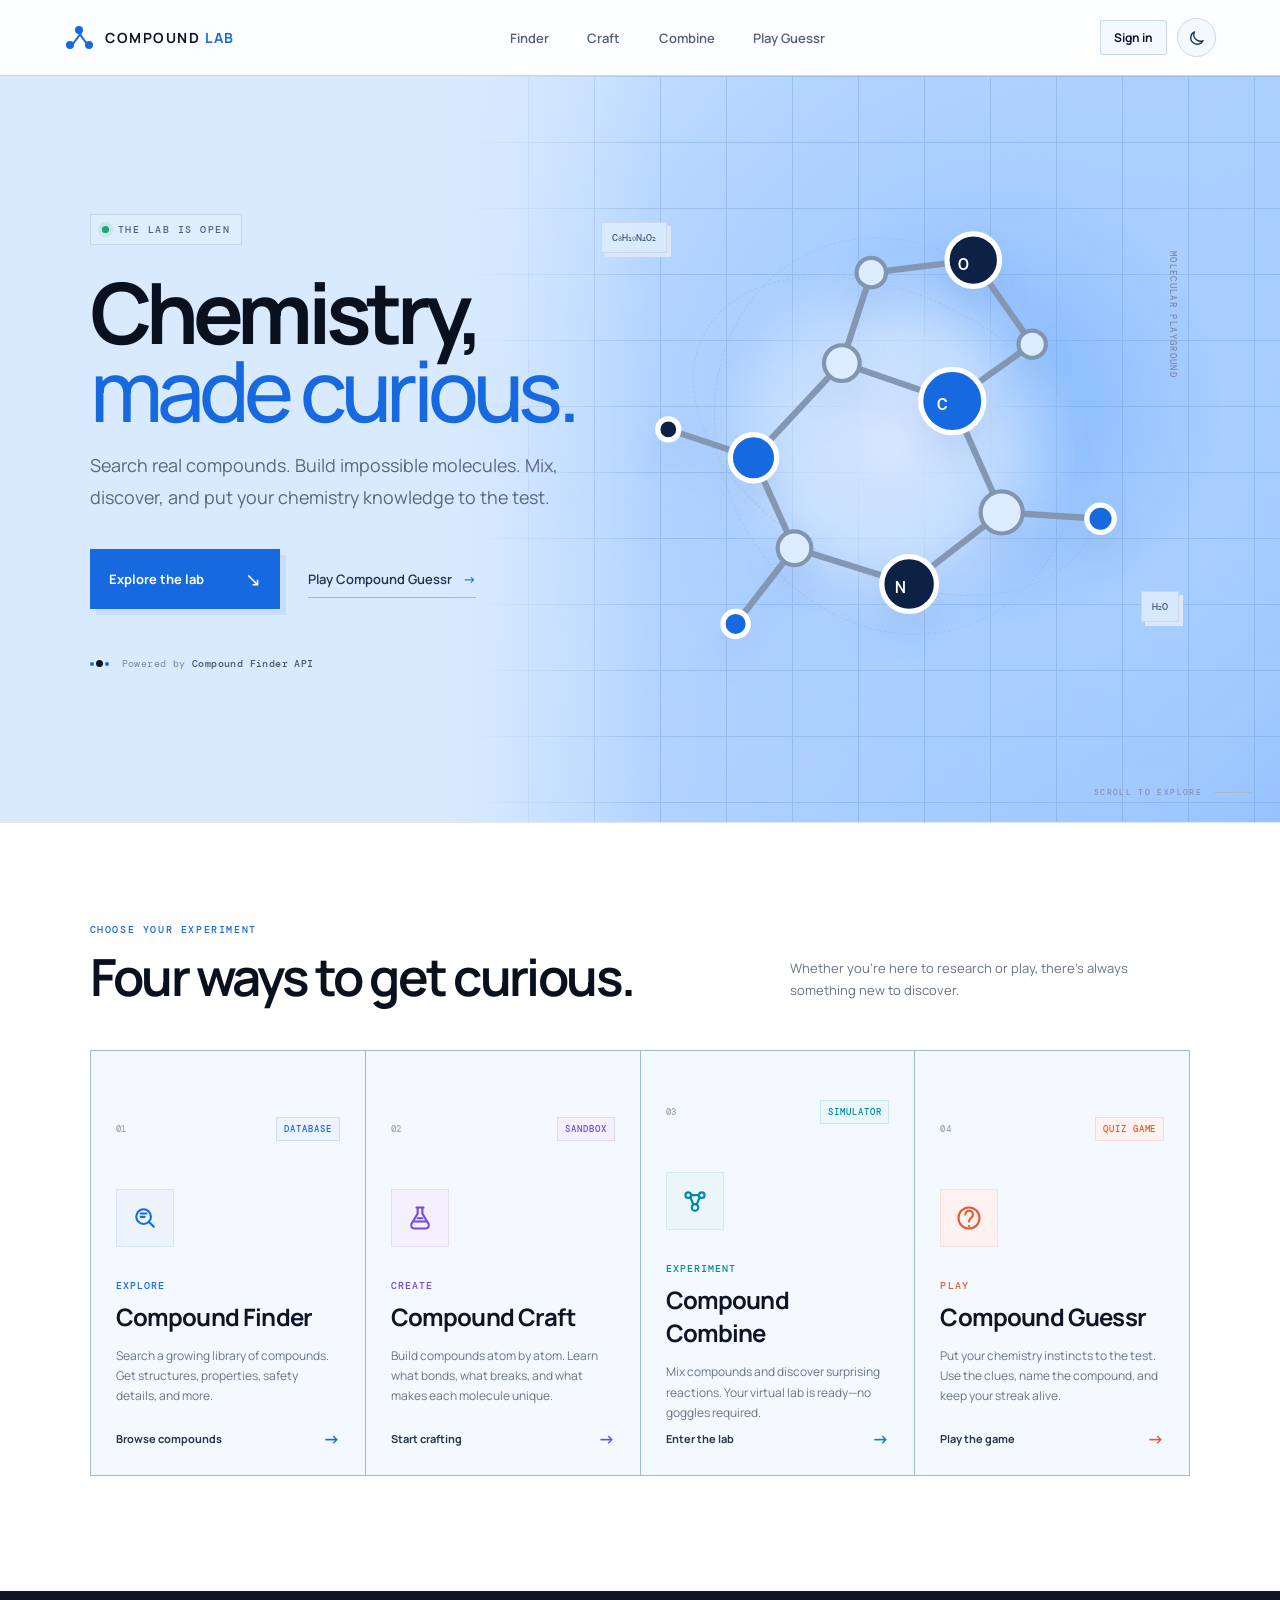
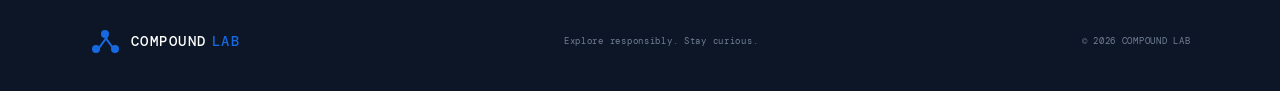
<file: frontend/index.html>
<!doctype html>
<html lang="en">
    <head>
        <meta charset="UTF-8" />
        <meta name="viewport" content="width=device-width, initial-scale=1.0" />
        <title>Compound Lab</title>
        <link rel="stylesheet" href="./index.css" />
    </head>
    <body>
        <div class="site-shell" id="root">
            <header class="topbar">
                <a class="brand" href="#" aria-label="Compound Lab home">
                <span class="brand-mark" aria-hidden="true"><span></span><span></span><span></span></span>
                <span>COMPOUND</span>
                <strong>LAB</strong>
                </a>

            <nav class="main-nav" aria-label="Main navigation">
                <a href="./finder/finder.html">Finder</a>
                <a href="./craft/craft.html">Craft</a>
                <a href="./combine/combine.html">Combine</a>
                <a href="./guessr/guessr.html">Play Guessr</a>
            </nav>

            <div class="topbar-actions">
                <a class="auth-link" href="./login/login.html" id="auth-nav-link">Sign in</a>
                <button class="logout-button" type="button" id="logout-button" hidden>Log out</button>
                <button class="theme-toggle" type="button" aria-label="Switch to dark mode">
                    <svg class="moon-icon" viewBox="0 0 24 24" aria-hidden="true">
                    <path d="M20.2 15.4A8.7 8.7 0 0 1 8.6 3.8 8.7 8.7 0 1 0 20.2 15.4Z"></path>
                    </svg>
                    <svg class="sun-icon" viewBox="0 0 24 24" aria-hidden="true">
                        <circle cx="12" cy="12" r="3.7"></circle>
                        <path
                            d="M12 2v2M12 20v2M4.9 4.9l1.4 1.4M17.7 17.7l1.4 1.4M2 12h2M20 12h2M4.9 19.1l1.4-1.4M17.7 6.3l1.4-1.4"
                        ></path>
                    </svg>
                </button>
                <button class="menu-button" type="button" aria-expanded="false" aria-label="Toggle menu">
                    <span></span><span></span>
                </button>
            </div>
            </header>
            
            <main>
                <section class ="hero">
                    <div class="hero-grid" aria-hidden="true"></div>
                    <div class="hero-copy">
                        <div class="status-pill"><span></span>THE LAB IS OPEN</div>
                            <h1>Chemistry,<br /><em>made curious.</em></h1>
                            <p>
                                Search real compounds. Build impossible molecules. Mix, discover, and put your
                                chemistry knowledge to the test.
                            </p>
                        <div class="hero-actions">
                            <a class="primary-action" href="#experiences">Explore the lab <span>↘</span></a>
                            <a class="text-action" href="./guessr/">
                                Play Compound Guessr <span>→</span>
                            </a>
                        </div>
                        <div class="trust-line">
                            <div class="mini-atoms" aria-hidden="true"><i></i><i></i><i></i></div>
                            <span>Powered by <strong>Compound Finder API</strong></span>
                        </div>
                    </div>

                      <div class="molecule-stage" aria-hidden="true">
                        <div class="orbit orbit-one"></div>
                        <div class="orbit orbit-two"></div>
                        <svg viewBox="0 0 560 500" class="molecule-svg">
                        <g class="molecule-lines">
                            <path d="M145 265 229 175 334 211 381 317 293 385 184 351Z" />
                            <path d="M229 175 257 89 354 77 410 157 334 211" />
                            <path d="m381 317 94 6M184 351l-56 72M145 265 64 238" />
                        </g>
                        <g class="atoms">
                            <circle cx="145" cy="265" r="22" class="atom atom-blue" />
                            <circle cx="229" cy="175" r="17" class="atom atom-white" />
                            <circle cx="334" cy="211" r="30" class="atom atom-blue" />
                            <circle cx="381" cy="317" r="20" class="atom atom-white" />
                            <circle cx="293" cy="385" r="26" class="atom atom-navy" />
                            <circle cx="184" cy="351" r="16" class="atom atom-white" />
                            <circle cx="257" cy="89" r="14" class="atom atom-white" />
                            <circle cx="354" cy="77" r="25" class="atom atom-navy" />
                            <circle cx="410" cy="157" r="13" class="atom atom-white" />
                            <circle cx="475" cy="323" r="13" class="atom atom-blue" />
                            <circle cx="128" cy="423" r="12" class="atom atom-blue" />
                            <circle cx="64" cy="238" r="10" class="atom atom-navy" />
                        </g>
                        <g class="atom-labels">
                            <text x="325" y="220">C</text>
                            <text x="285" y="394">N</text>
                            <text x="345" y="86">O</text>
                        </g>
                        </svg>
                        <div class="formula formula-one">C₈H₁₀N₄O₂</div>
                        <div class="formula formula-two">H₂O</div>
                        <div class="lab-note">MOLECULAR PLAYGROUND</div>
                    </div>

                    <div class="scroll-cue"><span>SCROLL TO EXPLORE</span><i></i></div>
                </section>

                <section class="experiences" id="experiences">

                    <div class="section-heading">
                        <div>
                            <span class="section-kicker">CHOOSE YOUR EXPERIMENT</span>
                            <h2>Four ways to get curious.</h2>
                        </div>
                            <p>
                                Whether you’re here to research or play, there’s always something new to discover.
                            </p>
                    </div>

                    <div class="feature-grid">
                        <a
                            class="feature-card"
                            href="./finder/finder.html"
                            style="--accent: #1769e0"
                        >
                            <span class="card-topline"
                            ><span>01</span><span class="card-tag">DATABASE</span></span>
                            <span class="icon-box">
                            <svg viewBox="0 0 24 24" aria-hidden="true">
                            <circle cx="10.8" cy="10.8" r="6.3"></circle>
                            <path d="m15.4 15.4 4.2 4.2M8.3 8.2h5M8.3 11h3.4"></path>
                            </svg>
                            </span>
                            <span class="card-eyebrow">Explore</span>
                            <h3>Compound Finder</h3>
                            <p>
                            Search a growing library of compounds. Get structures, properties, safety details,
                            and more.
                            </p>
                            <span class="card-action">Browse compounds <i>→</i></span>
                        </a>

                        <a
                            class="feature-card"
                            href="./craft/craft.html"
                            style="--accent: #7047eb"
                        >
                            <span class="card-topline"><span>02</span><span class="card-tag">SANDBOX</span></span>
                            <span class="icon-box">
                                <svg viewBox="0 0 24 24" aria-hidden="true">
                                <path
                                    d="M9 3h6M10 3v5.2l-5.2 8.7A2.7 2.7 0 0 0 7.1 21h9.8a2.7 2.7 0 0 0 2.3-4.1L14 8.2V3"
                                ></path>
                                <path d="M7.2 15h9.6M10 12.2h4"></path>
                                </svg>
                            </span>
                            <span class="card-eyebrow">Create</span>
                            <h3>Compound Craft</h3>
                            <p>
                                Build compounds atom by atom. Learn what bonds, what breaks, and what makes each
                                molecule unique.
                            </p>
                            <span class="card-action">Start crafting <i>→</i></span>
                        </a>

                        <a
                            class="feature-card"
                            href="./combine/combine.html"
                            style="--accent: #008aa4"
                        >
                            <span class="card-topline"
                                ><span>03</span><span class="card-tag">SIMULATOR</span></span
                            >
                            <span class="icon-box">
                                <svg viewBox="0 0 24 24" aria-hidden="true">
                                <circle cx="6.2" cy="7" r="2.4"></circle>
                                <circle cx="17.8" cy="7" r="2.4"></circle>
                                <circle cx="12" cy="17.5" r="2.8"></circle>
                                <path d="m8 8.6 2.5 6.4M16 8.6 13.5 15M8.6 7h6.8"></path>
                                </svg>
                            </span>
                            <span class="card-eyebrow">Experiment</span>
                            <h3>Compound Combine</h3>
                            <p>
                                Mix compounds and discover surprising reactions. Your virtual lab is ready—no
                                goggles required.
                            </p>
                            <span class="card-action">Enter the lab <i>→</i></span>
                        </a>

                        <a
                            class="feature-card"
                            href="./guessr/guessr.html"
                            style="--accent: #e05b32"
                        >
                            <span class="card-topline"
                                ><span>04</span><span class="card-tag">QUIZ GAME</span></span
                            >
                            <span class="icon-box">
                                <svg viewBox="0 0 24 24" aria-hidden="true">
                                <path d="M8.8 9a3.3 3.3 0 1 1 5.6 2.4c-1.4 1.3-2.4 1.8-2.4 3.6"></path>
                                <path d="M12 19h.01"></path>
                                <circle cx="12" cy="12" r="9"></circle>
                                </svg>
                            </span>
                            <span class="card-eyebrow">Play</span>
                            <h3>Compound Guessr</h3>
                            <p>
                                Put your chemistry instincts to the test. Use the clues, name the compound, and keep
                                your streak alive.
                            </p>
                            <span class="card-action">Play the game <i>→</i></span>
                        </a>

                    </div>

                </section>
            </main>

            <footer>
                <a class="brand footer-brand" href="#">
                    <span class="brand-mark" aria-hidden="true"><span></span><span></span><span></span></span>
                    <span>COMPOUND</span><strong>LAB</strong>
                </a>
                <p>Explore responsibly. Stay curious.</p>
                <span>© 2026 COMPOUND LAB</span>
            </footer>

            <div class="toast" role="status" aria-live="polite">
                <span>LAB NOTE</span><span class="toast-message"></span>
            </div>

            <script type="module" src="./main.js"></script>

        </div>
    </body>
</html>
</file>
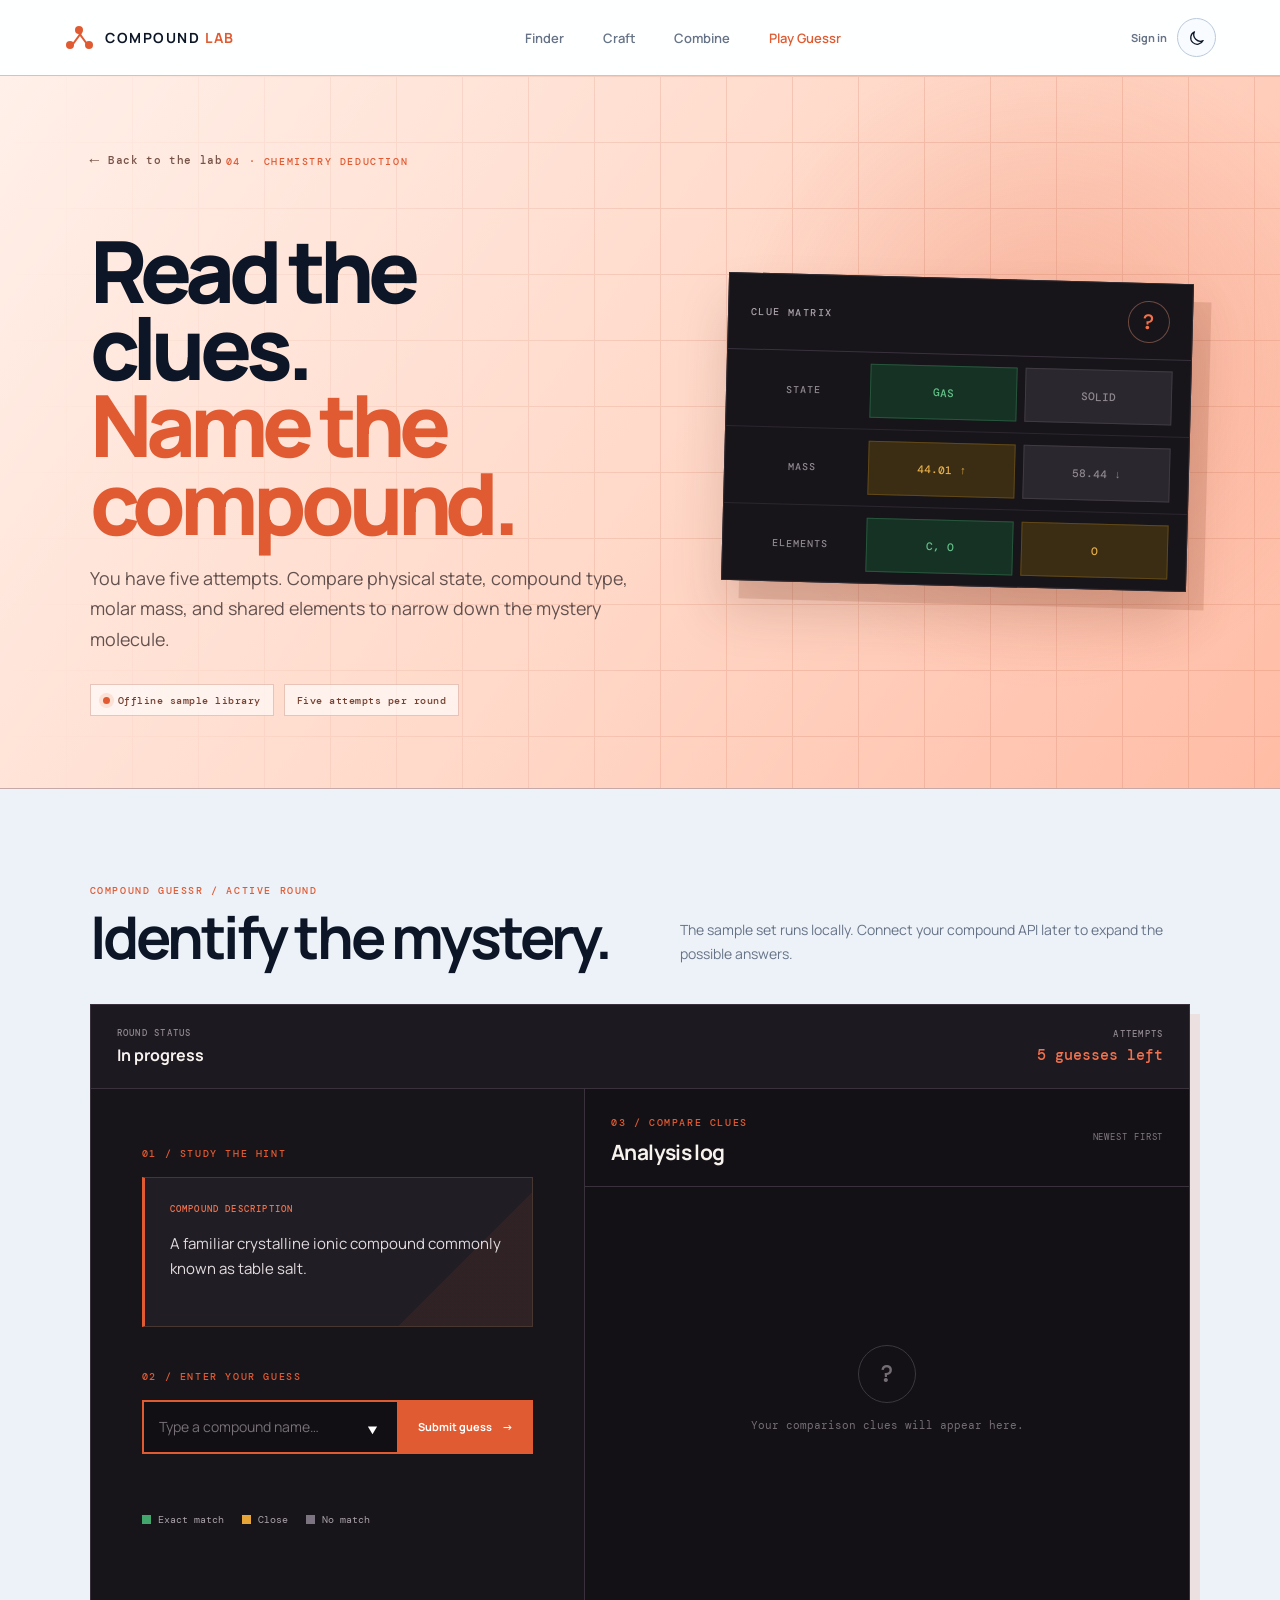
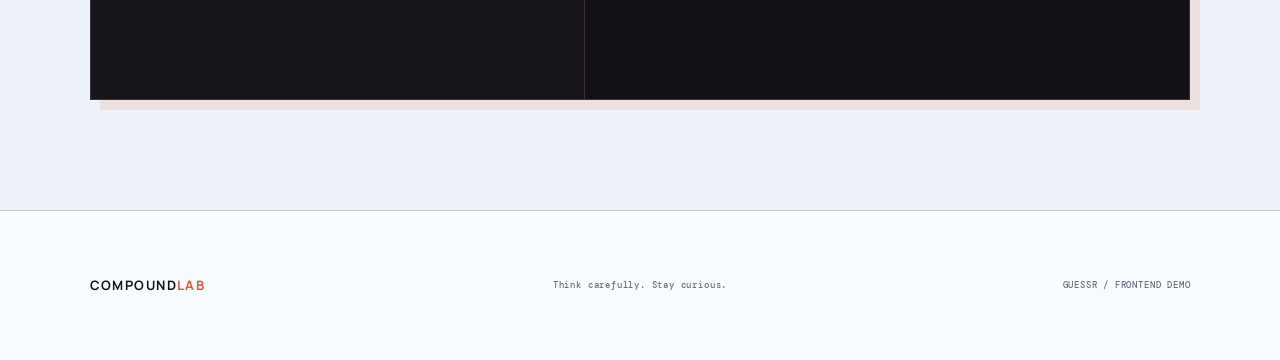
<file: frontend/guessr/guessr.html>
<!doctype html>
<html lang="en">
  <head>
    <meta charset="UTF-8">
    <meta name="viewport" content="width=device-width, initial-scale=1.0">
    <meta
      name="description"
      content="Use chemical clues to identify the mystery compound in Compound Guessr."
    >
    <title>Compound Guessr | Compound Lab</title>
    <script>
      try {
        const savedTheme = localStorage.getItem('compound-lab-theme')
        const preferredTheme = window.matchMedia('(prefers-color-scheme: dark)').matches
          ? 'dark'
          : 'light'
        document.documentElement.dataset.theme = savedTheme || preferredTheme
      } catch {
        document.documentElement.dataset.theme = 'light'
      }
    </script>
    <link rel="stylesheet" href="guessr.css">
  </head>

  <body>
    <div class="site-shell">
      <!-- Shared Compound Lab navigation and persistent theme controls -->
      <header class="topbar">
        <a class="brand" href="../index.html" aria-label="Compound Lab home">
          <span class="brand-mark" aria-hidden="true"><span></span><span></span><span></span></span>
          <span>COMPOUND</span><strong>LAB</strong>
        </a>

        <nav class="main-nav" aria-label="Main navigation">
          <a href="../finder/finder.html">Finder</a>
          <a href="../craft/craft.html">Craft</a>
          <a href="../combine/combine.html">Combine</a>
          <a class="is-current" href="guessr.html">Play Guessr</a>
        </nav>

        <div class="topbar-actions">
          <a class="login-link" href="../login/login.html">Sign in</a>
          <button class="theme-toggle" type="button" aria-label="Switch to dark mode">
            <svg class="moon-icon" viewBox="0 0 24 24" aria-hidden="true">
              <path d="M20.2 15.4A8.7 8.7 0 0 1 8.6 3.8 8.7 8.7 0 1 0 20.2 15.4Z"></path>
            </svg>
            <svg class="sun-icon" viewBox="0 0 24 24" aria-hidden="true">
              <circle cx="12" cy="12" r="3.7"></circle>
              <path
                d="M12 2v2M12 20v2M4.9 4.9l1.4 1.4M17.7 17.7l1.4 1.4M2 12h2M20 12h2M4.9 19.1l1.4-1.4M17.7 6.3l1.4-1.4"
              ></path>
            </svg>
          </button>
          <button class="menu-button" type="button" aria-expanded="false" aria-label="Toggle menu">
            <span></span><span></span>
          </button>
        </div>
      </header>

      <main class="guessr-page">
        <!-- Editorial introduction and game rules -->
        <section class="guessr-intro">
          <div class="intro-grid" aria-hidden="true"></div>
          <div class="intro-copy">
            <a class="back-link" href="../index.html"><span>←</span> Back to the lab</a>
            <span class="eyebrow">04 · CHEMISTRY DEDUCTION</span>
            <h1>Read the clues.<br><em>Name the compound.</em></h1>
            <p>
              You have five attempts. Compare physical state, compound type, molar mass, and shared
              elements to narrow down the mystery molecule.
            </p>
            <div class="intro-status">
              <span><i></i> Offline sample library</span>
              <span>Five attempts per round</span>
            </div>
          </div>

          <!-- Decorative clue matrix previews the game's three feedback tiers -->
          <div class="clue-matrix" aria-hidden="true">
            <div class="matrix-head">
              <span>CLUE MATRIX</span>
              <strong>?</strong>
            </div>
            <div class="matrix-row">
              <span class="matrix-label">STATE</span>
              <span class="matrix-cell hit">GAS</span>
              <span class="matrix-cell miss">SOLID</span>
            </div>
            <div class="matrix-row">
              <span class="matrix-label">MASS</span>
              <span class="matrix-cell close">44.01 ↑</span>
              <span class="matrix-cell miss">58.44 ↓</span>
            </div>
            <div class="matrix-row">
              <span class="matrix-label">ELEMENTS</span>
              <span class="matrix-cell hit">C, O</span>
              <span class="matrix-cell close">O</span>
            </div>
          </div>
        </section>

        <!-- Self-contained browser game; no server writes are required -->
        <section class="game-section" aria-labelledby="gameTitle">
          <div class="game-heading">
            <div>
              <span class="section-index">COMPOUND GUESSR / ACTIVE ROUND</span>
              <h2 id="gameTitle">Identify the mystery.</h2>
            </div>
            <p>
              The sample set runs locally. Connect your compound API later to expand the possible
              answers.
            </p>
          </div>

          <div class="game-shell">
            <!-- Round scoreboard and remaining-attempt counter -->
            <div class="score-strip">
              <div>
                <span>ROUND STATUS</span>
                <strong id="roundStatus">In progress</strong>
              </div>
              <div class="attempt-counter">
                <span>ATTEMPTS</span>
                <strong id="guessesLeft">5 guesses left</strong>
              </div>
            </div>

            <div class="game-layout">
              <!-- Hint, guess field, and clue legend -->
              <section class="guess-console" aria-label="Submit a compound guess">
                <span class="console-step">01 / STUDY THE HINT</span>
                <div class="hint-card">
                  <span class="hint-label">Compound description</span>
                  <p id="hintText" class="hint-text">Preparing a mystery compound…</p>
                </div>

                <span class="console-step">02 / ENTER YOUR GUESS</span>
                <div class="guess-input-row">
                  <input
                    type="text"
                    id="guessInput"
                    list="compoundNames"
                    placeholder="Type a compound name…"
                    aria-label="Compound name"
                    autocomplete="off"
                  >
                  <datalist id="compoundNames"></datalist>
                  <button id="submitGuessBtn" type="button">Submit guess <span>→</span></button>
                </div>
                <p id="guessError" class="guess-error" aria-live="polite"></p>

                <div class="clue-legend" aria-label="Clue color key">
                  <span><i class="legend-dot hit"></i> Exact match</span>
                  <span><i class="legend-dot close"></i> Close</span>
                  <span><i class="legend-dot miss"></i> No match</span>
                </div>
              </section>

              <!-- New guesses are prepended to this live comparison log -->
              <section class="history-panel" aria-labelledby="historyTitle">
                <div class="history-heading">
                  <div>
                    <span class="console-step">03 / COMPARE CLUES</span>
                    <h3 id="historyTitle">Analysis log</h3>
                  </div>
                  <span>Newest first</span>
                </div>
                <div id="guessHistory" class="guess-feed" aria-live="polite">
                  <div class="empty-history">
                    <span>?</span>
                    <p>Your comparison clues will appear here.</p>
                  </div>
                </div>
              </section>
            </div>
          </div>
        </section>
      </main>

      <!-- Shared site footer -->
      <footer class="site-footer">
        <a class="footer-brand" href="../index.html">
          <span>COMPOUND</span><strong>LAB</strong>
        </a>
        <p>Think carefully. Stay curious.</p>
        <span>GUESSR / FRONTEND DEMO</span>
      </footer>
    </div>

    <!-- Round result modal; content is populated by guessr.js -->
    <div id="roundEndPanel" class="round-end-panel" hidden>
      <div class="round-card" role="dialog" aria-modal="true" aria-labelledby="roundEndTitle">
        <span class="result-kicker">ROUND COMPLETE</span>
        <div id="roundEndContent"></div>
        <button id="playAgainBtn" class="play-again-button" type="button">
          Start another round <span>→</span>
        </button>
      </div>
    </div>

    <script src="guessr.js"></script>
  </body>
</html>
</file>
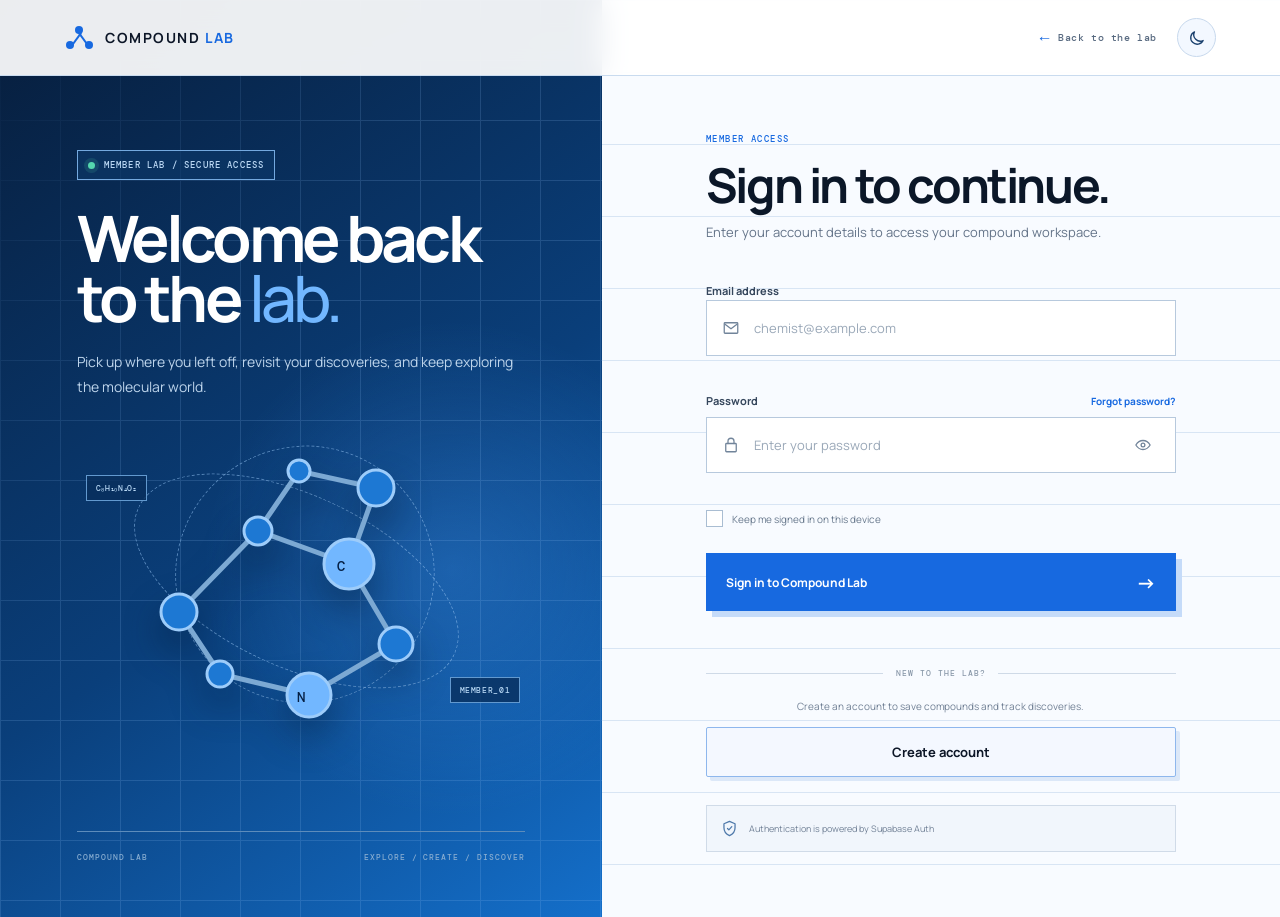
<file: frontend/login/login.html>
<!doctype html>
<html lang="en">
  <head>
    <!-- Document metadata, font styling, and pre-render theme initialization -->
    <meta charset="UTF-8" />
    <meta name="viewport" content="width=device-width, initial-scale=1.0" />
    <title>Sign In | Compound Lab</title>
    <link rel="stylesheet" href="./login.css" />
    <script>
      try {
        const savedTheme = localStorage.getItem("compound-lab-theme");
        const preferredTheme = window.matchMedia("(prefers-color-scheme: dark)").matches
          ? "dark"
          : "light";
        document.documentElement.dataset.theme = savedTheme || preferredTheme;
      } catch {
        document.documentElement.dataset.theme = "light";
      }
    </script>
  </head>
  <body>
    <div class="login-page">
      <!-- Minimal login navigation and shared site controls -->
      <header class="login-topbar">
        <a class="brand" href="../index.html" aria-label="Return to Compound Lab">
          <span class="brand-mark" aria-hidden="true"><span></span><span></span><span></span></span>
          <span>COMPOUND</span><strong>LAB</strong>
        </a>

        <div class="topbar-actions">
          <a class="back-link" href="../index.html"><span>←</span> Back to the lab</a>
          <button class="theme-toggle" type="button" aria-label="Switch to dark mode">
            <svg class="moon-icon" viewBox="0 0 24 24" aria-hidden="true">
              <path d="M20.2 15.4A8.7 8.7 0 0 1 8.6 3.8 8.7 8.7 0 1 0 20.2 15.4Z"></path>
            </svg>
            <svg class="sun-icon" viewBox="0 0 24 24" aria-hidden="true">
              <circle cx="12" cy="12" r="3.7"></circle>
              <path
                d="M12 2v2M12 20v2M4.9 4.9l1.4 1.4M17.7 17.7l1.4 1.4M2 12h2M20 12h2M4.9 19.1l1.4-1.4M17.7 6.3l1.4-1.4"
              ></path>
            </svg>
          </button>
        </div>
      </header>

      <main class="login-layout">
        <!-- Editorial laboratory panel -->
        <section class="login-visual">
          <div class="visual-grid" aria-hidden="true"></div>
          <div class="visual-copy">
            <div class="status-pill"><span></span>MEMBER LAB / SECURE ACCESS</div>
            <h1>Welcome back<br />to the <em>lab.</em></h1>
            <p>
              Pick up where you left off, revisit your discoveries, and keep exploring the molecular
              world.
            </p>
          </div>

          <!-- Decorative molecule illustration -->
          <div class="login-molecule" aria-hidden="true">
            <div class="molecule-orbit orbit-one"></div>
            <div class="molecule-orbit orbit-two"></div>
            <svg viewBox="0 0 420 330">
              <g class="molecule-bonds">
                <path d="M88 193 167 112 258 145 305 225 218 276 129 255Z"></path>
                <path d="M167 112 208 52 285 69 258 145"></path>
              </g>
              <g class="molecule-atoms">
                <circle cx="88" cy="193" r="18"></circle>
                <circle cx="167" cy="112" r="14"></circle>
                <circle cx="258" cy="145" r="25"></circle>
                <circle cx="305" cy="225" r="17"></circle>
                <circle cx="218" cy="276" r="22"></circle>
                <circle cx="129" cy="255" r="13"></circle>
                <circle cx="208" cy="52" r="11"></circle>
                <circle cx="285" cy="69" r="18"></circle>
              </g>
              <g class="molecule-labels">
                <text x="250" y="152">C</text>
                <text x="210" y="283">N</text>
              </g>
            </svg>
            <span class="formula formula-one">C₈H₁₀N₄O₂</span>
            <span class="formula formula-two">MEMBER_01</span>
          </div>

          <div class="visual-footer">
            <span>COMPOUND LAB</span>
            <span>EXPLORE / CREATE / DISCOVER</span>
          </div>
        </section>

        <!-- Frontend-only sign-in form -->
        <section class="form-panel">
          <div class="form-wrap">
            <span class="form-kicker">MEMBER ACCESS</span>
            <h2>Sign in to continue.</h2>
            <p class="form-intro">Enter your account details to access your compound workspace.</p>

            <form class="login-form" novalidate>
              <!-- Email field -->
              <div class="field-group">
                <label for="email">Email address</label>
                <div class="input-shell">
                  <svg viewBox="0 0 24 24" aria-hidden="true">
                    <rect x="3" y="5" width="18" height="14" rx="1"></rect>
                    <path d="m4 7 8 6 8-6"></path>
                  </svg>
                  <input
                    id="email"
                    name="email"
                    type="email"
                    autocomplete="email"
                    placeholder="chemist@example.com"
                    aria-describedby="email-error"
                    required
                  />
                </div>
                <span class="field-error" id="email-error"></span>
              </div>

              <!-- Password field and visibility control -->
              <div class="field-group">
                <div class="label-row">
                  <label for="password">Password</label>
                  <button class="forgot-link" type="button">Forgot password?</button>
                </div>
                <div class="input-shell">
                  <svg viewBox="0 0 24 24" aria-hidden="true">
                    <rect x="5" y="10" width="14" height="11" rx="1"></rect>
                    <path d="M8 10V7a4 4 0 0 1 8 0v3"></path>
                  </svg>
                  <input
                    id="password"
                    name="password"
                    type="password"
                    autocomplete="current-password"
                    placeholder="Enter your password"
                    aria-describedby="password-error"
                    required
                  />
                  <button class="password-toggle" type="button" aria-label="Show password">
                    <svg class="eye-open" viewBox="0 0 24 24" aria-hidden="true">
                      <path d="M2.5 12s3.5-6 9.5-6 9.5 6 9.5 6-3.5 6-9.5 6-9.5-6-9.5-6Z"></path>
                      <circle cx="12" cy="12" r="2.5"></circle>
                    </svg>
                    <svg class="eye-closed" viewBox="0 0 24 24" aria-hidden="true">
                      <path
                        d="m3 3 18 18M10.6 6.1A10.5 10.5 0 0 1 12 6c6 0 9.5 6 9.5 6a15 15 0 0 1-2.2 2.9M6.5 6.5C4 8.2 2.5 12 2.5 12s3.5 6 9.5 6a9 9 0 0 0 3-.5"
                      ></path>
                    </svg>
                  </button>
                </div>
                <span class="field-error" id="password-error"></span>
              </div>

              <!-- Session preference -->
              <label class="remember-control">
                <input type="checkbox" name="remember" />
                <span class="custom-checkbox">
                  <svg viewBox="0 0 12 12" aria-hidden="true">
                    <path d="m2.2 6.2 2.3 2.3 5.2-5"></path>
                  </svg>
                </span>
                Keep me signed in on this device
              </label>

              <!-- Submit and frontend status feedback -->
              <button class="submit-button" type="submit">
                <span>Sign in to Compound Lab</span><b>→</b>
              </button>
              <div class="form-status" role="status" aria-live="polite"></div>
            </form>

            <div class="form-divider"><span>NEW TO THE LAB?</span></div>
            <p class="signup-copy">
              Create an account to save compounds and track discoveries.
              <button class="signup-link" type="button">Create account</button>
            </p>

            <div class="security-note">
              <svg viewBox="0 0 24 24" aria-hidden="true">
                <path d="M12 3 5 6v5c0 4.5 2.9 8.2 7 10 4.1-1.8 7-5.5 7-10V6l-7-3Z"></path>
                <path d="m9.5 12 1.7 1.7 3.7-4"></path>
              </svg>
              <span>Authentication is powered by Supabase Auth</span>
            </div>
          </div>
        </section>
      </main>
    </div>

    <!-- Theme, form validation, and password visibility behavior -->
    <script type="module" src="./login.js"></script>
  </body>
</html>
</file>
<file: frontend/index.css>
/* Font Imports and Default Design Elements */
@import url("https://fonts.googleapis.com/css2?family=DM+Mono:wght@400;500&family=Manrope:wght@400;500;600;700;800&display=swap");
:root {
  font-family: "Manrope", sans-serif;
  color: #09111f;
  background: #dceaff;
  font-synthesis: none;
}

/* 

Reset Codes;
for resetting default browser layout and design 

*/
@layer base {
  *,
  *::before,
  *::after {
    box-sizing: border-box;
  }

  html {
    scroll-behavior: smooth;
  }

  body {
    margin: 0;
    min-width: 320px;
    min-height: 100vh;
    background: #dceaff;
  }

  h1,
  h2,
  h3,
  p {
    margin: 0;
  }

  button,
  a {
    -webkit-tap-highlight-color: transparent;
  }

  button {
    font: inherit;
    cursor: pointer;
  }
}

/* Site Shell Design Elements */
.site-shell {
  min-height: 100vh;
  overflow: hidden;
}

/* Topbar Design Elements */
.topbar {
  height: 76px;
  padding: 0 clamp(24px, 5vw, 78px);
  display: flex;
  align-items: center;
  justify-content: space-between;
  background: rgba(255, 255, 255, 0.94);
  border-bottom: 1px solid #c9d8eb;
  backdrop-filter: blur(14px);
  position: relative;
  z-index: 50;
}

/* Brand/Logo Design Elements */
.brand {
  display: inline-flex;
  align-items: center;
  gap: 5px;
  color: #0c1627;
  text-decoration: none;
  font-size: 14px;
  font-weight: 700;
  letter-spacing: 0.11em;
}

.brand strong {
  color: #1769e0;
}

.brand-mark {
  width: 31px;
  height: 27px;
  position: relative;
  display: inline-block;
  margin-right: 5px;
}

.brand-mark span {
  position: absolute;
  border-radius: 50%;
  background: #1769e0;
  width: 8px;
  height: 8px;
}

.brand-mark span:nth-child(1) {
  top: 2px;
  left: 11px;
}

.brand-mark span:nth-child(2) {
  bottom: 2px;
  left: 2px;
}

.brand-mark span:nth-child(3) {
  bottom: 2px;
  right: 2px;
}

.brand-mark::before,
.brand-mark::after {
  content: "";
  position: absolute;
  height: 1.5px;
  width: 15px;
  top: 14px;
  left: 5px;
  background: #1769e0;
  transform: rotate(-54deg);
  transform-origin: center;
}

.brand-mark::after {
  left: 12px;
  transform: rotate(54deg);
}

/* Main Design Elements */
.main-nav {
  display: flex;
  align-items: center;
  gap: clamp(24px, 3vw, 48px);
}

.main-nav a {
  color: #536074;
  text-decoration: none;
  font-size: 13px;
  font-weight: 600;
  transition: color 180ms ease;
}

.main-nav a:hover {
  color: #1769e0;
}

.main-nav button {
  border: 0;
  background: #0c1627;
  color: white;
  padding: 12px 19px;
  border-radius: 2px;
  font:
    600 12px "Manrope",
    sans-serif;
  letter-spacing: 0.03em;
  transition:
    transform 180ms ease,
    background 180ms ease;
}

.main-nav button:hover {
  transform: translateY(-2px);
  background: #1769e0;
}

/* Menu Button Design Element */
.menu-button {
  display: none;
}

/* Topbar Actions (theme toggle base) Design Elements */
.topbar-actions {
  display: flex;
  align-items: center;
  gap: 10px;
}

.theme-toggle {
  width: 39px;
  height: 39px;
  display: grid;
  place-items: center;
  padding: 0;
  border: 1px solid #c9d8eb;
  border-radius: 50%;
  background: #f4f8ff;
  color: #1b3557;
  transition:
    color 180ms ease,
    background 180ms ease,
    border-color 180ms ease,
    transform 180ms ease;
}

.theme-toggle:hover {
  color: #1769e0;
  border-color: #8eb7ed;
  transform: rotate(-8deg);
}

.theme-toggle svg {
  width: 18px;
  height: 18px;
  fill: none;
  stroke: currentColor;
  stroke-width: 1.8;
  stroke-linecap: round;
  stroke-linejoin: round;
}

.sun-icon {
  display: none;
}

/* Auth Link & Logout Button in Topbar */
.auth-link {
  color: #0c1627;
  text-decoration: none;
  font-size: 12px;
  font-weight: 700;
  padding: 8px 13px;
  border: 1px solid #c9d8eb;
  border-radius: 2px;
  background: #f4f8ff;
  max-width: 210px;
  overflow: hidden;
  text-overflow: ellipsis;
  white-space: nowrap;
  transition:
    color 180ms ease,
    background 180ms ease,
    border-color 180ms ease,
    transform 180ms ease;
}

.auth-link:hover {
  color: #1769e0;
  border-color: #8eb7ed;
  background: #e8f2ff;
  transform: translateY(-1px);
}

.logout-button {
  border: 1px solid #0c1627;
  background: #0c1627;
  color: #fff;
  padding: 8px 12px;
  border-radius: 2px;
  font:
    600 11px "DM Mono",
    monospace;
  letter-spacing: 0.06em;
  white-space: nowrap;
  transition:
    background 180ms ease,
    border-color 180ms ease,
    transform 180ms ease;
}

.logout-button:hover:not(:disabled) {
  background: #1769e0;
  border-color: #1769e0;
  transform: translateY(-1px);
}

.logout-button:disabled {
  opacity: 0.6;
  cursor: not-allowed;
}

/* Hero Layout and Parent Elements Design */
.hero {
  min-height: 685px;
  background:
    radial-gradient(circle at 78% 44%, #82b8ff 0%, #a9ceff 21%, transparent 48%),
    linear-gradient(125deg, #d9eaff 0%, #b9d7ff 56%, #94c2ff 100%);
  position: relative;
  display: grid;
  grid-template-columns: minmax(0, 0.93fr) minmax(480px, 1.07fr);
  align-items: center;
  padding: 76px clamp(24px, 7vw, 112px) 90px;
  isolation: isolate;
  border-bottom: 1px solid #dfe6ef;
}

.hero-grid {
  position: absolute;
  inset: 0;
  z-index: -2;
  background-image:
    linear-gradient(#6695d0 1px, transparent 1px),
    linear-gradient(90deg, #6695d0 1px, transparent 1px);
  background-size: 66px 66px;
  mask-image: linear-gradient(to right, transparent, black 40%, black);
  opacity: 0.32;
}

.hero::before {
  content: "";
  position: absolute;
  inset: 0 49% 0 0;
  z-index: -1;
  background: linear-gradient(90deg, #d9eaff 70%, transparent);
}

.hero-copy {
  max-width: 660px;
  z-index: 2;
}

/* Status Pill Design */
.status-pill {
  width: max-content;
  display: flex;
  align-items: center;
  gap: 9px;
  padding: 8px 11px;
  border: 1px solid #c9d5e6;
  background: rgba(225, 239, 255, 0.82);
  color: #536074;
  font:
    500 10px "DM Mono",
    monospace;
  letter-spacing: 0.15em;
}

.status-pill span {
  width: 7px;
  height: 7px;
  border-radius: 50%;
  background: #18a56f;
  box-shadow: 0 0 0 4px #18a56f1c;
}

/* Hero Elements Design */
.hero h1 {
  margin: 28px 0 22px;
  font-size: clamp(56px, 6.6vw, 99px);
  line-height: 0.92;
  letter-spacing: -0.068em;
  font-weight: 700;
}

.hero h1 em {
  color: #1769e0;
  font-style: normal;
  font-weight: 500;
}

.hero-copy > p {
  max-width: 555px;
  color: #59677b;
  font-size: clamp(15px, 1.4vw, 18px);
  line-height: 1.75;
}

.hero-actions {
  display: flex;
  align-items: center;
  gap: 28px;
  margin-top: 36px;
}

/* Hero Actions Design */
.primary-action {
  min-width: 190px;
  display: inline-flex;
  align-items: center;
  justify-content: space-between;
  gap: 30px;
  background: #1769e0;
  color: #fff;
  padding: 16px 18px;
  text-decoration: none;
  font-size: 13px;
  font-weight: 700;
  border: 1px solid #1769e0;
  box-shadow: 6px 6px 0 #c9dcfa;
  transition:
    transform 180ms ease,
    box-shadow 180ms ease;
}

.primary-action:hover {
  transform: translate(2px, 2px);
  box-shadow: 2px 2px 0 #c9dcfa;
}

.primary-action span {
  font-size: 19px;
}

.text-action {
  padding: 9px 0;
  border: 0;
  border-bottom: 1px solid #aab7c9;
  background: transparent;
  color: #253348;
  font:
    600 13px "Manrope",
    sans-serif;
}

.text-action span {
  color: #1769e0;
  margin-left: 8px;
}

/* Trust Line Design */
.trust-line {
  display: flex;
  align-items: center;
  gap: 11px;
  margin-top: 48px;
  color: #7b8798;
  font:
    400 10px "DM Mono",
    monospace;
  letter-spacing: 0.04em;
}

.trust-line strong {
  color: #49566a;
  font-weight: 500;
}

.mini-atoms {
  display: flex;
  align-items: center;
}

.mini-atoms i {
  width: 8px;
  height: 8px;
  border-radius: 50%;
  background: #1769e0;
  border: 2px solid #d9eaff;
  margin-left: -2px;
}

.mini-atoms i:nth-child(2) {
  width: 11px;
  height: 11px;
  background: #0c1627;
}

/* Molecule Stage Design */

.molecule-stage {
  height: min(580px, 47vw);
  min-height: 480px;
  max-width: 650px;
  width: 100%;
  justify-self: end;
  position: relative;
}

.molecule-stage::before {
  content: "";
  position: absolute;
  width: 66%;
  aspect-ratio: 1;
  top: 16%;
  left: 17%;
  background: radial-gradient(circle, #d6e6ff 0%, #e5f0ff99 37%, transparent 68%);
  filter: blur(8px);
}

.molecule-svg {
  width: 100%;
  height: 100%;
  overflow: visible;
  filter: drop-shadow(0 20px 16px #1b4c8d14);
  animation: molecule-float 7s ease-in-out infinite;
}

/* Molecule Lines Design */
.molecule-lines path {
  fill: none;
  stroke: #8396b2;
  stroke-width: 6;
}

/* Atom Design */
.atom {
  stroke: #fff;
  stroke-width: 5;
}

.atom-blue {
  fill: #1769e0;
}

.atom-white {
  fill: #dcecff;
  stroke: #8295af;
  stroke-width: 4;
}

.atom-navy {
  fill: #0c2144;
}

.atom-labels {
  fill: white;
  text-anchor: middle;
  font:
    600 17px "DM Mono",
    monospace;
}

/* Mini Formula Designs */
.formula {
  position: absolute;
  background: rgba(221, 237, 255, 0.9);
  border: 1px solid #cbd8e9;
  padding: 8px 10px;
  color: #486079;
  font:
    500 10px "DM Mono",
    monospace;
  box-shadow: 4px 4px 0 #dce8f8;
}

.formula-one {
  top: 12%;
  left: 0;
}

.formula-two {
  right: 2%;
  bottom: 19%;
}

/* Lab Note Design */
.lab-note {
  position: absolute;
  right: 2%;
  top: 17%;
  color: #7d8da4;
  font:
    500 9px "DM Mono",
    monospace;
  letter-spacing: 0.15em;
  transform: rotate(90deg) translateX(100%);
  transform-origin: right top;
}

.orbit {
  position: absolute;
  border: 1px dashed #9eb4d2;
  border-radius: 50%;
  opacity: 0.5;
}

.orbit-one {
  width: 74%;
  height: 48%;
  left: 13%;
  top: 25%;
  transform: rotate(28deg);
}

.orbit-two {
  width: 60%;
  height: 70%;
  left: 20%;
  top: 14%;
  transform: rotate(-25deg);
}

/* Scroll Disclaimer Design */
.scroll-cue {
  position: absolute;
  right: 28px;
  bottom: 25px;
  display: flex;
  align-items: center;
  gap: 12px;
  color: #8491a3;
  font:
    500 8px "DM Mono",
    monospace;
  letter-spacing: 0.17em;
}

.scroll-cue i {
  width: 38px;
  height: 1px;
  background: #abb8c8;
}

/* Experiences Base Design */
.experiences {
  padding: 100px clamp(24px, 7vw, 112px) 115px;
  background: #fff;
}

/* Section Heading Design */
.section-heading {
  display: flex;
  justify-content: space-between;
  align-items: end;
  gap: 60px;
  max-width: 1280px;
  margin: 0 auto 48px;
}

.section-kicker {
  display: block;
  margin-bottom: 15px;
  color: #1769e0;
  font:
    500 10px "DM Mono",
    monospace;
  letter-spacing: 0.16em;
}

.section-heading h2 {
  font-size: clamp(34px, 4vw, 55px);
  line-height: 1;
  letter-spacing: -0.05em;
  font-weight: 650;
}

.section-heading > p {
  max-width: 400px;
  color: #667387;
  font-size: 13px;
  line-height: 1.75;
}

/* Feature Grid Layout */
.feature-grid {
  max-width: 1280px;
  margin: 0 auto;
  display: grid;
  grid-template-columns: repeat(4, 1fr);
  border-top: 1px solid #9db9dc;
  border-left: 1px solid #9db9dc;
}

/* Feature Card Design */
.feature-card {
  position: relative;
  min-height: 425px;
  padding: 22px 25px 25px;
  background: #f4f8ff;
  border: 0;
  border-right: 1px solid #9db9dc;
  border-bottom: 1px solid #9db9dc;
  color: #0c1627;
  text-align: left;
  overflow: hidden;
  transition:
    transform 220ms ease,
    box-shadow 220ms ease,
    background 220ms ease;
}

.feature-card::after {
  content: "";
  position: absolute;
  height: 4px;
  background: var(--accent);
  left: -1px;
  right: -1px;
  bottom: -1px;
  transform: scaleX(0);
  transform-origin: left;
  transition: transform 250ms ease;
}

.feature-card:hover {
  z-index: 2;
  transform: translateY(-8px);
  background: #e8f2ff;
  box-shadow: 0 22px 40px #1b365817;
}

.feature-card:hover::after {
  transform: scaleX(1);
}

/* Feature Card Top Elements Design */
.card-topline {
  display: flex;
  align-items: center;
  justify-content: space-between;
  color: #9aa6b5;
  font:
    500 9px "DM Mono",
    monospace;
  letter-spacing: 0.1em;
}

.card-tag {
  color: var(--accent);
  background: color-mix(in srgb, var(--accent) 8%, white);
  border: 1px solid color-mix(in srgb, var(--accent) 22%, white);
  padding: 5px 7px;
}

/* Feature Card Icon Box Design */
.icon-box {
  width: 58px;
  height: 58px;
  margin: 48px 0 32px;
  display: grid;
  place-items: center;
  color: var(--accent);
  background: color-mix(in srgb, var(--accent) 8%, white);
  border: 1px solid color-mix(in srgb, var(--accent) 18%, white);
}

.icon-box svg {
  width: 28px;
  height: 28px;
  fill: none;
  stroke: currentColor;
  stroke-width: 1.8;
  stroke-linecap: round;
  stroke-linejoin: round;
}

/* Feature Card Eyebrow Design */
.card-eyebrow {
  color: var(--accent);
  font:
    500 10px "DM Mono",
    monospace;
  letter-spacing: 0.11em;
  text-transform: uppercase;
}

/* Feature Card Elements Design */
.feature-card h3 {
  margin: 8px 0 13px;
  font-size: 24px;
  letter-spacing: -0.035em;
  font-weight: 700;
}

.feature-card p {
  color: #687588;
  font-size: 12px;
  line-height: 1.7;
}

.card-action {
  position: absolute;
  bottom: 25px;
  left: 25px;
  right: 25px;
  display: flex;
  align-items: center;
  justify-content: space-between;
  color: #26364c;
  font-size: 11px;
  font-weight: 700;
}

.card-action i {
  color: var(--accent);
  font-style: normal;
  font-size: 17px;
  transition: transform 180ms ease;
}

.feature-card:hover .card-action i {
  transform: translateX(5px);
}

/* Footer */
footer {
  min-height: 100px;
  padding: 25px clamp(24px, 7vw, 112px);
  background: #0c1627;
  display: flex;
  align-items: center;
  justify-content: space-between;
  color: #738096;
  font:
    400 9px "DM Mono",
    monospace;
  letter-spacing: 0.08em;
}

.footer-brand {
  color: #fff;
}

/* Toast Design */
.toast {
  position: fixed;
  left: 50%;
  bottom: 25px;
  z-index: 100;
  transform: translate(-50%, 30px);
  opacity: 0;
  pointer-events: none;
  padding: 13px 17px;
  background: #0c1627;
  color: #fff;
  box-shadow: 6px 6px 0 #b9d3fa;
  font-size: 12px;
  transition:
    opacity 180ms ease,
    transform 180ms ease;
}

.toast span {
  color: #69a5ff;
  font:
    500 9px "DM Mono",
    monospace;
  letter-spacing: 0.13em;
  margin-right: 12px;
}

.toast .toast-message {
  color: #fff;
  font:
    500 12px "Manrope",
    sans-serif;
  letter-spacing: 0;
  margin-right: 0;
}

.toast.is-visible {
  opacity: 1;
  transform: translate(-50%, 0);
}

/* Molecule Animation */
@keyframes molecule-float {
  0%,
  100% {
    transform: translateY(0) rotate(-1deg);
  }
  50% {
    transform: translateY(-12px) rotate(1deg);
  }
}

/* Media Size 1050px Layout Design */
@media (max-width: 1050px) {
  .hero {
    grid-template-columns: 1fr 0.8fr;
  }

  .molecule-stage {
    transform: scale(0.88);
    transform-origin: right center;
  }

  .feature-grid {
    grid-template-columns: repeat(2, 1fr);
  }
}

/* Media Size 720px Layout Design */
@media (max-width: 760px) {
  .topbar {
    height: 68px;
  }

  .menu-button {
    width: 34px;
    height: 34px;
    display: grid;
    place-content: center;
    gap: 5px;
    background: transparent;
    border: 0;
  }

  .menu-button span {
    display: block;
    width: 20px;
    height: 1.5px;
    background: #0c1627;
  }

  .main-nav {
    position: absolute;
    top: 68px;
    left: 0;
    right: 0;
    padding: 24px;
    background: #fff;
    border-bottom: 1px solid #c9d8eb;
    flex-direction: column;
    align-items: stretch;
    gap: 20px;
    transform: translateY(-130%);
    opacity: 0;
    pointer-events: none;
    transition:
      transform 220ms ease,
      opacity 180ms ease;
  }

  .main-nav.is-open {
    transform: translateY(0);
    opacity: 1;
    pointer-events: auto;
  }

  .main-nav button {
    width: 100%;
  }

  .topbar-actions {
    gap: 6px;
  }

  .auth-link {
    max-width: 120px;
    padding: 7px 9px;
    font-size: 11px;
  }

  .logout-button {
    padding: 7px 9px;
    font-size: 10px;
  }

  .hero {
    min-height: auto;
    display: block;
    padding-top: 65px;
  }

  .hero::before {
    inset: 0;
    background: linear-gradient(#d9eaff 0%, #d9eaffee 58%, transparent);
  }

  .hero h1 {
    font-size: clamp(49px, 15vw, 72px);
  }

  .hero-actions {
    align-items: flex-start;
    flex-direction: column;
    gap: 18px;
  }

  .trust-line {
    margin-top: 34px;
  }

  .molecule-stage {
    height: 400px;
    min-height: 0;
    margin: 30px auto -55px;
    transform: none;
  }

  .formula-one {
    left: 5%;
  }

  .scroll-cue {
    display: none;
  }

  .experiences {
    padding-top: 75px;
  }

  .section-heading {
    display: block;
  }

  .section-heading > p {
    margin-top: 24px;
  }

  .feature-grid {
    grid-template-columns: 1fr;
  }

  .feature-card {
    min-height: 390px;
  }

  footer {
    flex-direction: column;
    justify-content: center;
    gap: 13px;
  }

  .toast {
    left: 20px;
    right: 20px;
    text-align: center;
    transform: translateY(30px);
  }

  .toast.is-visible {
    transform: translateY(0);
  }
}

/* Reduced Motion Animation */
@media (prefers-reduced-motion: reduce) {
  html {
    scroll-behavior: auto;
  }

  .molecule-svg {
    animation: none;
  }
}

/* Dark Theme*/
html[data-theme="dark"] {
  color-scheme: dark;
  color: #edf5ff;
  background: #061224;
}

html[data-theme="dark"] body {
  background: #061224;
}

html[data-theme="dark"] .topbar {
  background: rgba(6, 21, 41, 0.95);
  border-bottom-color: #25466c;
}

html[data-theme="dark"] .brand {
  color: #f2f7ff;
}

html[data-theme="dark"] .brand strong,
html[data-theme="dark"] .main-nav a:hover,
html[data-theme="dark"] .hero h1 em,
html[data-theme="dark"] .text-action span,
html[data-theme="dark"] .section-kicker {
  color: #67a9ff;
}

html[data-theme="dark"] .main-nav a {
  color: #b7c9df;
}

html[data-theme="dark"] .main-nav button {
  background: #2b82ef;
}

html[data-theme="dark"] .main-nav button:hover {
  background: #56a0ff;
}

html[data-theme="dark"] .theme-toggle {
  color: #ffd56a;
  background: #102b4c;
  border-color: #31577f;
}

html[data-theme="dark"] .theme-toggle:hover {
  color: #ffe39a;
  border-color: #67a9ff;
}

html[data-theme="dark"] .moon-icon {
  display: none;
}

html[data-theme="dark"] .sun-icon {
  display: block;
}

html[data-theme="dark"] .menu-button span {
  background: #e7f1ff;
}

html[data-theme="dark"] .hero {
  background:
    radial-gradient(circle at 78% 44%, #1768bd 0%, #104d8d 21%, transparent 49%),
    linear-gradient(125deg, #0a1d36 0%, #0b3768 57%, #0758a1 100%);
  border-bottom-color: #24496f;
}

html[data-theme="dark"] .hero::before {
  background: linear-gradient(90deg, #091c35 70%, transparent);
}

html[data-theme="dark"] .hero-grid {
  background-image:
    linear-gradient(#4d7bad 1px, transparent 1px),
    linear-gradient(90deg, #4d7bad 1px, transparent 1px);
  opacity: 0.26;
}

html[data-theme="dark"] .status-pill {
  color: #b8cde5;
  background: rgba(11, 42, 75, 0.85);
  border-color: #39658e;
}

html[data-theme="dark"] .hero-copy > p {
  color: #bed2e9;
}

html[data-theme="dark"] .text-action {
  color: #e5f0ff;
  border-bottom-color: #55779d;
}

html[data-theme="dark"] .trust-line,
html[data-theme="dark"] .scroll-cue,
html[data-theme="dark"] .lab-note {
  color: #91aac5;
}

html[data-theme="dark"] .trust-line strong {
  color: #d7e7f8;
}

html[data-theme="dark"] .mini-atoms i {
  border-color: #091c35;
}

html[data-theme="dark"] .mini-atoms i:nth-child(2) {
  background: #d8e9ff;
}

html[data-theme="dark"] .molecule-stage::before {
  background: radial-gradient(circle, #1768bd66 0%, #1d67ad38 38%, transparent 68%);
}

html[data-theme="dark"] .molecule-lines path {
  stroke: #7197c0;
}

html[data-theme="dark"] .atom-white {
  fill: #183b62;
  stroke: #8aadd0;
}

html[data-theme="dark"] .formula {
  color: #c1d9f2;
  background: rgba(9, 34, 62, 0.9);
  border-color: #416b93;
  box-shadow: 4px 4px 0 #07162a;
}

html[data-theme="dark"] .orbit {
  border-color: #6e96bf;
}

html[data-theme="dark"] .experiences {
  background: #071629;
}

html[data-theme="dark"] .section-heading > p {
  color: #9fb4ca;
}

html[data-theme="dark"] .feature-grid {
  border-color: #315479;
}

html[data-theme="dark"] .feature-card {
  color: #edf5ff;
  background: #0d223d;
  border-color: #315479;
}

html[data-theme="dark"] .feature-card:hover {
  background: #12305a;
  box-shadow: 0 22px 42px #00081475;
}

html[data-theme="dark"] .card-topline {
  color: #8099b4;
}

html[data-theme="dark"] .card-tag,
html[data-theme="dark"] .icon-box {
  background: color-mix(in srgb, var(--accent) 18%, #0d223d);
  border-color: color-mix(in srgb, var(--accent) 42%, #0d223d);
}

html[data-theme="dark"] .feature-card p {
  color: #a8bdd3;
}

html[data-theme="dark"] .card-action {
  color: #d9e8f8;
}

html[data-theme="dark"] footer {
  background: #030c18;
  color: #7891ad;
}

html[data-theme="dark"] .toast {
  background: #e8f2ff;
  color: #071629;
  box-shadow: 6px 6px 0 #1769e0;
}

html[data-theme="dark"] .toast .toast-message {
  color: #071629;
}

html[data-theme="dark"] .auth-link {
  color: #edf5ff;
  background: #102b4c;
  border-color: #31577f;
}

html[data-theme="dark"] .auth-link:hover {
  color: #67a9ff;
  border-color: #67a9ff;
  background: #14355e;
}

html[data-theme="dark"] .logout-button {
  background: #2b82ef;
  border-color: #2b82ef;
  color: #fff;
}

html[data-theme="dark"] .logout-button:hover:not(:disabled) {
  background: #56a0ff;
  border-color: #56a0ff;
}

@media (max-width: 760px) {
  html[data-theme="dark"] .main-nav {
    background: #081b32;
    border-bottom-color: #25466c;
  }

  html[data-theme="dark"] .hero::before {
    background: linear-gradient(#091c35 0%, #091c35ee 58%, transparent);
  }
}

/* Link Design */
a.feature-card {
  display: flex;
  flex-direction: column;
  justify-content: center;
  text-decoration: none;
}

a.text-action { text-decoration: none; }
</file>
<file: frontend/guessr/guessr.css>
@import url('https://fonts.googleapis.com/css2?family=DM+Mono:wght@400;500&family=Manrope:wght@400;500;600;700;800&display=swap');

/* Guessr uses Compound Lab's shared neutrals with a warm orange game accent. */
:root {
  --guessr: #e05b32;
  --guessr-bright: #f1724c;
  --guessr-soft: #fff0e9;
  --ink: #0c1627;
  --muted: #667387;
  --page: #edf2f8;
  --surface: #f8fbff;
  --surface-raised: #ffffff;
  --line: #bac9db;
  --line-soft: #d8e1ec;
  --game: #17141a;
  --game-surface: #211d24;
  --game-line: #39323d;
  --game-muted: #aaa1aa;
  --hit: #42a56c;
  --hit-bg: #163224;
  --close: #e6a536;
  --close-bg: #3a2d14;
  --miss: #7c7480;
  --miss-bg: #2b272e;
  --danger: #df6b61;
  --mono: 'DM Mono', monospace;
  color: var(--ink);
  background: var(--page);
  font-family: 'Manrope', sans-serif;
  font-synthesis: none;
}

*,
*::before,
*::after {
  box-sizing: border-box;
}

html {
  scroll-behavior: smooth;
}

body {
  min-width: 320px;
  min-height: 100vh;
  margin: 0;
  background: var(--page);
}

button,
input {
  font: inherit;
}

button,
a {
  -webkit-tap-highlight-color: transparent;
}

.site-shell {
  min-height: 100vh;
  overflow: hidden;
}

/* Shared Compound Lab navigation */
.topbar {
  position: relative;
  z-index: 50;
  display: flex;
  height: 76px;
  align-items: center;
  justify-content: space-between;
  padding: 0 clamp(24px, 5vw, 78px);
  border-bottom: 1px solid var(--line);
  background: color-mix(in srgb, var(--surface-raised) 94%, transparent);
  backdrop-filter: blur(14px);
}

.brand {
  display: inline-flex;
  align-items: center;
  gap: 5px;
  color: var(--ink);
  font-size: 14px;
  font-weight: 700;
  letter-spacing: 0.11em;
  text-decoration: none;
}

.brand strong,
.footer-brand strong {
  color: var(--guessr);
}

.brand-mark {
  position: relative;
  display: inline-block;
  width: 31px;
  height: 27px;
  margin-right: 5px;
}

.brand-mark span {
  position: absolute;
  width: 8px;
  height: 8px;
  border-radius: 50%;
  background: var(--guessr);
}

.brand-mark span:nth-child(1) {
  top: 2px;
  left: 11px;
}

.brand-mark span:nth-child(2) {
  bottom: 2px;
  left: 2px;
}

.brand-mark span:nth-child(3) {
  right: 2px;
  bottom: 2px;
}

.brand-mark::before,
.brand-mark::after {
  position: absolute;
  top: 14px;
  left: 5px;
  width: 15px;
  height: 1.5px;
  transform: rotate(-54deg);
  background: var(--guessr);
  content: '';
}

.brand-mark::after {
  left: 12px;
  transform: rotate(54deg);
}

.main-nav {
  display: flex;
  align-items: center;
  gap: clamp(24px, 3vw, 48px);
}

.main-nav a {
  color: var(--muted);
  font-size: 13px;
  font-weight: 600;
  text-decoration: none;
  transition: color 180ms ease;
}

.main-nav a:hover,
.main-nav a.is-current {
  color: var(--guessr);
}

.topbar-actions {
  display: flex;
  align-items: center;
  gap: 10px;
}

.login-link {
  color: var(--muted);
  font-size: 11px;
  font-weight: 700;
  text-decoration: none;
}

.theme-toggle,
.menu-button {
  width: 39px;
  height: 39px;
  padding: 0;
  border: 1px solid var(--line);
  border-radius: 50%;
  background: var(--surface);
  color: var(--ink);
  cursor: pointer;
}

.theme-toggle {
  display: grid;
  place-items: center;
}

.theme-toggle svg {
  width: 18px;
  fill: none;
  stroke: currentColor;
  stroke-linecap: round;
  stroke-linejoin: round;
  stroke-width: 1.7;
}

.sun-icon,
.menu-button {
  display: none;
}

/* Editorial introduction and orange clue-matrix illustration */
.guessr-intro {
  position: relative;
  display: grid;
  min-height: 560px;
  grid-template-columns: minmax(0, 1.08fr) minmax(340px, 0.92fr);
  align-items: center;
  gap: clamp(50px, 7vw, 110px);
  overflow: hidden;
  padding: 72px clamp(24px, 7vw, 112px);
  border-bottom: 1px solid color-mix(in srgb, var(--guessr) 30%, var(--line));
  background:
    radial-gradient(circle at 82% 40%, rgb(224 91 50 / 25%), transparent 29%),
    linear-gradient(125deg, #fff0e9 0%, #ffd8c8 54%, #ffbca5 100%);
  isolation: isolate;
}

.intro-grid {
  position: absolute;
  z-index: -1;
  inset: 0;
  opacity: 0.2;
  background-image:
    linear-gradient(#c86c50 1px, transparent 1px),
    linear-gradient(90deg, #c86c50 1px, transparent 1px);
  background-size: 66px 66px;
  mask-image: linear-gradient(to right, transparent, black 58%);
}

.intro-copy {
  position: relative;
  z-index: 2;
  max-width: 790px;
}

.back-link {
  display: inline-flex;
  align-items: center;
  gap: 8px;
  margin-bottom: 44px;
  color: #765247;
  font: 500 11px var(--mono);
  letter-spacing: 0.06em;
  text-decoration: none;
}

.back-link span {
  font-size: 16px;
}

.eyebrow,
.section-index,
.console-step {
  color: var(--guessr);
  font: 500 10px var(--mono);
  letter-spacing: 0.16em;
}

.guessr-intro h1 {
  max-width: 850px;
  margin: 18px 0 22px;
  color: var(--ink);
  font-size: clamp(52px, 6.7vw, 96px);
  font-weight: 800;
  letter-spacing: -0.072em;
  line-height: 0.9;
}

.guessr-intro h1 em {
  color: var(--guessr);
  font-style: normal;
}

.intro-copy > p {
  max-width: 640px;
  margin: 0;
  color: #62514e;
  font-size: clamp(15px, 1.4vw, 18px);
  line-height: 1.7;
}

.intro-status {
  display: flex;
  flex-wrap: wrap;
  gap: 10px;
  margin-top: 30px;
}

.intro-status span {
  display: inline-flex;
  min-height: 32px;
  align-items: center;
  gap: 8px;
  padding: 0 12px;
  border: 1px solid rgb(174 78 49 / 28%);
  background: rgb(255 255 255 / 62%);
  color: #74402f;
  font: 500 10px var(--mono);
  letter-spacing: 0.05em;
}

.intro-status i {
  width: 7px;
  height: 7px;
  border-radius: 50%;
  background: var(--guessr);
  box-shadow: 0 0 0 4px rgb(224 91 50 / 13%);
}

.clue-matrix {
  width: min(100%, 480px);
  justify-self: center;
  transform: rotate(1.5deg);
  border: 1px solid #302b32;
  background: #17141a;
  box-shadow:
    18px 18px 0 rgb(138 66 43 / 18%),
    0 30px 50px rgb(91 45 30 / 18%);
}

.matrix-head {
  display: flex;
  min-height: 76px;
  align-items: center;
  justify-content: space-between;
  padding: 0 22px;
  border-bottom: 1px solid #39323d;
  color: #aaa1aa;
  font: 500 10px var(--mono);
  letter-spacing: 0.14em;
}

.matrix-head strong {
  display: grid;
  width: 42px;
  height: 42px;
  place-items: center;
  border: 1px solid #6b4a40;
  border-radius: 50%;
  color: var(--guessr-bright);
  font-size: 21px;
}

.matrix-row {
  display: grid;
  grid-template-columns: 0.8fr 1fr 1fr;
  gap: 8px;
  padding: 11px 18px;
  border-bottom: 1px solid #2c272f;
}

.matrix-row:last-child {
  border-bottom: 0;
}

.matrix-label,
.matrix-cell {
  display: grid;
  min-height: 54px;
  place-items: center;
  font: 500 10px var(--mono);
}

.matrix-label {
  color: #8f878f;
  letter-spacing: 0.1em;
}

.matrix-cell {
  border: 1px solid transparent;
  font-size: 11px;
}

.matrix-cell.hit {
  border-color: #27563c;
  background: var(--hit-bg);
  color: #62c187;
}

.matrix-cell.close {
  border-color: #604818;
  background: var(--close-bg);
  color: #e7ae47;
}

.matrix-cell.miss {
  border-color: #403a43;
  background: var(--miss-bg);
  color: #8f878f;
}

/* Game framing and round scoreboard */
.game-section {
  padding: 88px clamp(24px, 7vw, 112px) 110px;
}

.game-heading {
  display: flex;
  max-width: 1360px;
  align-items: end;
  justify-content: space-between;
  gap: 40px;
  margin: 0 auto 38px;
}

.game-heading h2 {
  margin: 10px 0 0;
  font-size: clamp(36px, 4.6vw, 66px);
  letter-spacing: -0.055em;
  line-height: 0.96;
}

.game-heading > p {
  max-width: 510px;
  margin: 0;
  color: var(--muted);
  font-size: 14px;
  line-height: 1.7;
}

.game-shell {
  max-width: 1360px;
  margin: 0 auto;
  border: 1px solid var(--game-line);
  background: var(--game);
  box-shadow: 10px 10px 0 rgb(224 91 50 / 12%);
  color: #f7f2ee;
}

.score-strip {
  display: flex;
  min-height: 84px;
  align-items: center;
  justify-content: space-between;
  gap: 30px;
  padding: 18px 26px;
  border-bottom: 1px solid var(--game-line);
  background: #1d1920;
}

.score-strip > div {
  display: grid;
  gap: 5px;
}

.score-strip span {
  color: #8f868e;
  font: 500 9px var(--mono);
  letter-spacing: 0.14em;
}

.score-strip strong {
  font-size: 16px;
}

.attempt-counter {
  text-align: right;
}

.attempt-counter strong {
  color: var(--guessr-bright);
  font: 500 15px var(--mono);
}

.game-layout {
  display: grid;
  min-height: 610px;
  grid-template-columns: minmax(0, 0.9fr) minmax(420px, 1.1fr);
}

/* Hint and guess input console */
.guess-console {
  padding: clamp(28px, 4vw, 54px);
  border-right: 1px solid var(--game-line);
}

.hint-card {
  min-height: 150px;
  margin: 15px 0 36px;
  padding: 25px;
  border: 1px solid #483630;
  border-left: 3px solid var(--guessr);
  background:
    linear-gradient(135deg, transparent 75%, rgb(224 91 50 / 8%) 75%),
    var(--game-surface);
}

.hint-label {
  display: block;
  margin-bottom: 16px;
  color: var(--guessr-bright);
  font: 500 9px var(--mono);
  letter-spacing: 0.13em;
  text-transform: uppercase;
}

.hint-text {
  margin: 0;
  color: #e3dcdf;
  font-size: 15px;
  line-height: 1.7;
}

.guess-input-row {
  display: grid;
  grid-template-columns: 1fr auto;
  margin-top: 15px;
}

#guessInput {
  min-width: 0;
  height: 54px;
  padding: 0 16px;
  border: 1px solid #4a424d;
  border-right: 0;
  border-radius: 0;
  outline: 0;
  background: #110f13;
  color: white;
  font-size: 14px;
}

#guessInput::placeholder {
  color: #777078;
}

#guessInput:focus {
  border-color: var(--guessr);
  box-shadow: inset 0 0 0 1px var(--guessr);
}

#guessInput:disabled {
  cursor: not-allowed;
  opacity: 0.55;
}

#submitGuessBtn,
.play-again-button {
  min-height: 54px;
  padding: 0 19px;
  border: 1px solid var(--guessr);
  border-radius: 0;
  background: var(--guessr);
  color: white;
  cursor: pointer;
  font-size: 11px;
  font-weight: 700;
}

#submitGuessBtn span,
.play-again-button span {
  margin-left: 8px;
}

#submitGuessBtn:hover,
.play-again-button:hover {
  border-color: var(--guessr-bright);
  background: var(--guessr-bright);
}

#submitGuessBtn:disabled {
  cursor: not-allowed;
  filter: grayscale(0.6);
  opacity: 0.55;
}

.guess-error {
  min-height: 22px;
  margin: 9px 2px 0;
  color: #ee877e;
  font: 400 11px var(--mono);
}

.clue-legend {
  display: flex;
  flex-wrap: wrap;
  gap: 18px;
  margin-top: 28px;
  color: var(--game-muted);
  font: 400 10px var(--mono);
}

.clue-legend span {
  display: inline-flex;
  align-items: center;
  gap: 7px;
}

.legend-dot {
  width: 9px;
  height: 9px;
}

.legend-dot.hit {
  background: var(--hit);
}

.legend-dot.close {
  background: var(--close);
}

.legend-dot.miss {
  background: var(--miss);
}

/* Scrollable comparison log */
.history-panel {
  min-width: 0;
  background: #131115;
}

.history-heading {
  display: flex;
  min-height: 89px;
  align-items: center;
  justify-content: space-between;
  gap: 20px;
  padding: 20px 26px;
  border-bottom: 1px solid var(--game-line);
}

.history-heading h3 {
  margin: 7px 0 0;
  font-size: 21px;
  letter-spacing: -0.03em;
}

.history-heading > span {
  color: #817880;
  font: 400 9px var(--mono);
  letter-spacing: 0.1em;
  text-transform: uppercase;
}

.guess-feed {
  display: flex;
  max-height: 520px;
  min-height: 430px;
  flex-direction: column;
  gap: 10px;
  overflow-y: auto;
  padding: 22px;
}

.empty-history {
  display: grid;
  min-height: 360px;
  place-content: center;
  color: #756d76;
  text-align: center;
}

.empty-history span {
  display: grid;
  width: 58px;
  height: 58px;
  place-items: center;
  margin: 0 auto 15px;
  border: 1px solid #3d3740;
  border-radius: 50%;
  font: 500 23px var(--mono);
}

.empty-history p {
  margin: 0;
  font: 400 11px var(--mono);
}

.guess-row {
  flex: 0 0 auto;
  padding: 16px;
  border: 1px solid var(--game-line);
  border-left: 3px solid var(--guessr);
  background: var(--game-surface);
}

.guess-row-name {
  margin-bottom: 12px;
  color: #f2ecef;
  font-size: 13px;
  font-weight: 700;
}

.clue-tiles {
  display: grid;
  grid-template-columns: repeat(4, minmax(0, 1fr));
  gap: 7px;
}

.clue-tile {
  min-width: 0;
  padding: 10px 6px;
  border: 1px solid transparent;
  text-align: center;
}

.clue-label {
  display: block;
  margin-bottom: 5px;
  font: 500 7px var(--mono);
  letter-spacing: 0.07em;
  opacity: 0.75;
  text-transform: uppercase;
}

.clue-value {
  display: block;
  overflow: hidden;
  font: 500 10px var(--mono);
  text-overflow: ellipsis;
  white-space: nowrap;
}

.clue-tile.hit {
  border-color: #27563c;
  background: var(--hit-bg);
  color: #67c58c;
}

.clue-tile.close {
  border-color: #604818;
  background: var(--close-bg);
  color: #e9b250;
}

.clue-tile.miss {
  border-color: #403a43;
  background: var(--miss-bg);
  color: #918992;
}

/* Shared footer */
.site-footer {
  display: grid;
  min-height: 150px;
  grid-template-columns: 1fr auto 1fr;
  align-items: center;
  gap: 30px;
  padding: 35px clamp(24px, 7vw, 112px);
  border-top: 1px solid var(--line);
  background: var(--surface);
  color: var(--muted);
  font: 500 9px var(--mono);
  letter-spacing: 0.09em;
}

.footer-brand {
  color: var(--ink);
  font-family: 'Manrope', sans-serif;
  font-size: 13px;
  font-weight: 700;
  letter-spacing: 0.11em;
  text-decoration: none;
}

.site-footer p {
  margin: 0;
}

.site-footer > span {
  justify-self: end;
}

/* Round result modal */
.round-end-panel {
  position: fixed;
  z-index: 1000;
  align-items: center;
  justify-content: center;
  padding: 24px;
  background: rgb(11 9 12 / 78%);
  inset: 0;
}

.round-end-panel:not([hidden]) {
  display: flex;
}

.round-card {
  width: min(500px, 100%);
  padding: 38px;
  border: 1px solid var(--guessr);
  background: var(--surface-raised);
  box-shadow: 14px 14px 0 rgb(224 91 50 / 24%);
  color: var(--ink);
  text-align: left;
}

.result-kicker {
  color: var(--guessr);
  font: 500 9px var(--mono);
  letter-spacing: 0.15em;
}

.round-end-title {
  margin: 17px 0 7px;
  font-size: 36px;
  letter-spacing: -0.055em;
}

.round-end-title.win {
  color: var(--hit);
}

.round-end-title.lose {
  color: var(--danger);
}

.round-end-formula {
  margin: 0;
  color: var(--guessr);
  font: 500 19px var(--mono);
}

.round-end-description {
  margin: 20px 0 26px;
  color: var(--muted);
  font-size: 14px;
  line-height: 1.7;
}

.play-again-button {
  width: 100%;
}

/* Persistent dark theme */
html[data-theme='dark'] {
  --ink: #f6f1ef;
  --muted: #b1a6a3;
  --page: #0c0a0b;
  --surface: #141113;
  --surface-raised: #1b1719;
  --line: #3b3233;
  --line-soft: #30292b;
}

html[data-theme='dark'] .sun-icon {
  display: block;
}

html[data-theme='dark'] .moon-icon {
  display: none;
}

html[data-theme='dark'] .guessr-intro {
  background:
    radial-gradient(circle at 82% 40%, rgb(224 91 50 / 25%), transparent 30%),
    linear-gradient(125deg, #161011 0%, #2b1713 55%, #59261a 100%);
}

html[data-theme='dark'] .intro-copy > p,
html[data-theme='dark'] .back-link {
  color: #c8b5b0;
}

html[data-theme='dark'] .intro-status span {
  border-color: #694234;
  background: rgb(19 13 14 / 64%);
  color: #e1c7bf;
}

/* Tablet and mobile navigation/layout adjustments */
@media (max-width: 1050px) {
  .game-layout {
    grid-template-columns: 1fr;
  }

  .guess-console {
    border-right: 0;
    border-bottom: 1px solid var(--game-line);
  }

  .guess-feed {
    min-height: 300px;
  }
}

@media (max-width: 980px) {
  .main-nav {
    position: absolute;
    top: 76px;
    right: 0;
    left: 0;
    display: none;
    align-items: stretch;
    gap: 0;
    padding: 14px 24px 20px;
    border-bottom: 1px solid var(--line);
    background: var(--surface-raised);
  }

  .main-nav.is-open {
    display: grid;
  }

  .main-nav a {
    padding: 13px 0;
    border-bottom: 1px solid var(--line-soft);
  }

  .menu-button {
    display: grid;
    place-content: center;
    gap: 5px;
  }

  .menu-button span {
    width: 16px;
    height: 1px;
    background: var(--ink);
  }

  .guessr-intro {
    grid-template-columns: 1fr;
    padding-block: 60px 80px;
  }

  .clue-matrix {
    width: min(620px, 100%);
    justify-self: start;
    transform: none;
  }

  .game-heading {
    display: block;
  }

  .game-heading > p {
    margin-top: 20px;
  }
}

@media (max-width: 720px) {
  .topbar {
    height: 68px;
    padding-inline: 20px;
  }

  .login-link {
    display: none;
  }

  .main-nav {
    top: 68px;
  }

  .guessr-intro {
    min-height: 670px;
    padding: 42px 22px 65px;
  }

  .back-link {
    margin-bottom: 54px;
  }

  .matrix-row {
    grid-template-columns: 0.72fr 1fr 1fr;
    padding-inline: 10px;
  }

  .game-section {
    padding: 66px 18px 80px;
  }

  .score-strip {
    align-items: flex-start;
  }

  .guess-console {
    padding: 28px 18px;
  }

  .guess-input-row {
    grid-template-columns: 1fr;
    gap: 8px;
  }

  #guessInput {
    border-right: 1px solid #4a424d;
  }

  .history-heading {
    padding-inline: 18px;
  }

  .guess-feed {
    padding: 14px;
  }

  .clue-tiles {
    grid-template-columns: repeat(2, minmax(0, 1fr));
  }

  .site-footer {
    display: flex;
    min-height: 180px;
    flex-direction: column;
    align-items: flex-start;
    justify-content: center;
  }

  .site-footer > span {
    justify-self: auto;
  }
}

@media (prefers-reduced-motion: reduce) {
  html {
    scroll-behavior: auto;
  }

  *,
  *::before,
  *::after {
    transition-duration: 0.001ms !important;
  }
}
</file>
<file: frontend/login/login.css>
/* 01. Fonts, design tokens, and document defaults */
@import url("https://fonts.googleapis.com/css2?family=DM+Mono:wght@400;500&family=Manrope:wght@400;500;600;700;800&display=swap");

:root {
  font-family: "Manrope", sans-serif;
  color: #0b1728;
  background: #eef5ff;
  font-synthesis: none;
}

/* 02. Browser reset */
*,
*::before,
*::after {
  box-sizing: border-box;
}

html,
body {
  margin: 0;
  min-width: 320px;
  min-height: 100%;
}

button,
input {
  font: inherit;
}

button,
a {
  -webkit-tap-highlight-color: transparent;
}

button {
  cursor: pointer;
}

/* 03. Full-page shell */
.login-page {
  min-height: 100vh;
  background: #eef5ff;
}

/* 04. Topbar, brand, and return navigation */
.login-topbar {
  height: 76px;
  padding: 0 clamp(24px, 5vw, 78px);
  display: flex;
  align-items: center;
  justify-content: space-between;
  position: absolute;
  inset: 0 0 auto;
  z-index: 20;
  border-bottom: 1px solid #c9dbef;
  background: rgba(255, 255, 255, 0.92);
  backdrop-filter: blur(14px);
}

.brand {
  display: inline-flex;
  align-items: center;
  gap: 5px;
  color: #0c1627;
  text-decoration: none;
  font-size: 14px;
  font-weight: 700;
  letter-spacing: 0.11em;
}

.brand strong {
  color: #1769e0;
}

.brand-mark {
  width: 31px;
  height: 27px;
  position: relative;
  display: inline-block;
  margin-right: 5px;
}

.brand-mark span {
  width: 8px;
  height: 8px;
  position: absolute;
  border-radius: 50%;
  background: #1769e0;
}

.brand-mark span:nth-child(1) {
  top: 2px;
  left: 11px;
}

.brand-mark span:nth-child(2) {
  bottom: 2px;
  left: 2px;
}

.brand-mark span:nth-child(3) {
  right: 2px;
  bottom: 2px;
}

.brand-mark::before,
.brand-mark::after {
  content: "";
  width: 15px;
  height: 1.5px;
  position: absolute;
  top: 14px;
  left: 5px;
  background: #1769e0;
  transform: rotate(-54deg);
}

.brand-mark::after {
  left: 12px;
  transform: rotate(54deg);
}

.topbar-actions {
  display: flex;
  align-items: center;
  gap: 20px;
}

.back-link {
  display: inline-flex;
  align-items: center;
  gap: 8px;
  color: #586a80;
  text-decoration: none;
  font:
    500 10px "DM Mono",
    monospace;
  letter-spacing: 0.06em;
}

.back-link span {
  color: #1769e0;
  font-size: 16px;
}

/* 05. Light and dark theme toggle */
.theme-toggle {
  width: 39px;
  height: 39px;
  display: grid;
  place-items: center;
  padding: 0;
  border: 1px solid #c7d8ec;
  border-radius: 50%;
  background: #f3f8ff;
  color: #1b416e;
  transition:
    color 180ms ease,
    border-color 180ms ease,
    transform 180ms ease;
}

.theme-toggle:hover {
  color: #1769e0;
  border-color: #8bb6ec;
  transform: rotate(-8deg);
}

.theme-toggle svg {
  width: 18px;
  height: 18px;
  fill: none;
  stroke: currentColor;
  stroke-width: 1.8;
  stroke-linecap: round;
  stroke-linejoin: round;
}

.sun-icon {
  display: none;
}

/* 06. Split-screen login layout */
.login-layout {
  min-height: 100vh;
  display: grid;
  grid-template-columns: minmax(430px, 0.94fr) minmax(520px, 1.06fr);
}

/* 07. Editorial laboratory panel */
.login-visual {
  min-height: 760px;
  position: relative;
  padding: 150px clamp(40px, 6vw, 95px) 55px;
  display: flex;
  flex-direction: column;
  overflow: hidden;
  isolation: isolate;
  background:
    radial-gradient(circle at 75% 62%, #3c91ed55 0%, transparent 34%),
    linear-gradient(145deg, #071d3b 0%, #0a3f7b 56%, #146fca 100%);
  color: #fff;
}

.visual-grid {
  position: absolute;
  inset: 0;
  z-index: -1;
  opacity: 0.18;
  background-image:
    linear-gradient(#8cbef5 1px, transparent 1px),
    linear-gradient(90deg, #8cbef5 1px, transparent 1px);
  background-size: 60px 60px;
  mask-image: linear-gradient(to bottom right, transparent, #000 40%);
}

.visual-copy {
  max-width: 620px;
  position: relative;
  z-index: 2;
}

.status-pill {
  width: max-content;
  display: flex;
  align-items: center;
  gap: 9px;
  padding: 8px 10px;
  border: 1px solid #74a9df;
  background: #0d3a6b99;
  color: #bcd9f5;
  font:
    500 9px "DM Mono",
    monospace;
  letter-spacing: 0.13em;
}

.status-pill span {
  width: 7px;
  height: 7px;
  border-radius: 50%;
  background: #54d6ae;
  box-shadow: 0 0 0 4px #54d6ae22;
}

.visual-copy h1 {
  margin: 28px 0 22px;
  font-size: clamp(51px, 5vw, 78px);
  line-height: 0.94;
  letter-spacing: -0.06em;
}

.visual-copy h1 em {
  color: #72b7ff;
  font-style: normal;
  font-weight: 500;
}

.visual-copy p {
  max-width: 510px;
  margin: 0;
  color: #bdd4eb;
  font-size: 14px;
  line-height: 1.75;
}

/* 08. Decorative molecular diagram */
.login-molecule {
  width: min(520px, 100%);
  height: 330px;
  position: relative;
  margin: 20px auto 0;
}

.login-molecule svg {
  width: 100%;
  height: 100%;
  filter: drop-shadow(0 18px 18px #00142e66);
}

.molecule-bonds path {
  fill: none;
  stroke: #7ca9d3;
  stroke-width: 5;
}

.molecule-atoms circle {
  fill: #1d78d3;
  stroke: #9dccfa;
  stroke-width: 3;
}

.molecule-atoms circle:nth-child(3),
.molecule-atoms circle:nth-child(5) {
  fill: #72b7ff;
}

.molecule-labels {
  fill: #062044;
  text-anchor: middle;
  font:
    600 14px "DM Mono",
    monospace;
}

.molecule-orbit {
  position: absolute;
  border: 1px dashed #8ab9e999;
  border-radius: 50%;
}

.orbit-one {
  width: 78%;
  height: 52%;
  top: 23%;
  left: 10%;
  transform: rotate(25deg);
}

.orbit-two {
  width: 58%;
  height: 78%;
  top: 8%;
  left: 22%;
  transform: rotate(-26deg);
}

.formula {
  position: absolute;
  padding: 7px 9px;
  border: 1px solid #6299cf;
  background: #082f5dcc;
  color: #bcdcf8;
  font:
    500 8px "DM Mono",
    monospace;
  letter-spacing: 0.08em;
}

.formula-one {
  top: 17%;
  left: 2%;
}

.formula-two {
  right: 1%;
  bottom: 14%;
}

.visual-footer {
  display: flex;
  justify-content: space-between;
  margin-top: auto;
  padding-top: 20px;
  border-top: 1px solid #5d8cbb;
  color: #88add1;
  font:
    500 8px "DM Mono",
    monospace;
  letter-spacing: 0.12em;
}

/* 09. Form panel and heading */
.form-panel {
  min-height: 760px;
  display: grid;
  place-items: center;
  padding: 125px clamp(35px, 8vw, 135px) 65px;
  background: linear-gradient(#d8e5f4 1px, transparent 1px), #f8fbff;
  background-size: 100% 72px;
}

.form-wrap {
  width: min(100%, 470px);
}

.form-kicker {
  color: #1769e0;
  font:
    500 9px "DM Mono",
    monospace;
  letter-spacing: 0.16em;
}

.form-wrap h2 {
  margin: 14px 0 12px;
  color: #0b1728;
  font-size: clamp(34px, 4vw, 48px);
  line-height: 1;
  letter-spacing: -0.05em;
}

.form-intro {
  margin: 0 0 35px;
  color: #647489;
  font-size: 13px;
  line-height: 1.7;
}

/* 10. Field labels, inputs, and validation */
.field-group {
  margin-bottom: 21px;
}

.field-group label,
.label-row {
  color: #35465c;
  font-size: 11px;
  font-weight: 700;
}

.label-row {
  display: flex;
  align-items: center;
  justify-content: space-between;
}

.field-group > label,
.label-row {
  margin-bottom: 9px;
}

.forgot-link,
.signup-link {
  padding: 0;
  border: 0;
  background: transparent;
  color: #1769e0;
  font-size: 10px;
  font-weight: 700;
}

.input-shell {
  height: 56px;
  display: flex;
  align-items: center;
  gap: 12px;
  padding: 0 15px;
  border: 1px solid #b7c9dd;
  background: #fff;
  transition:
    border-color 180ms ease,
    box-shadow 180ms ease;
}

.input-shell:focus-within {
  border-color: #1769e0;
  box-shadow: 0 0 0 3px #1769e014;
}

.input-shell.is-invalid {
  border-color: #c74949;
}

.input-shell > svg,
.password-toggle svg {
  width: 18px;
  height: 18px;
  flex: 0 0 auto;
  fill: none;
  stroke: #71849a;
  stroke-width: 1.7;
  stroke-linecap: round;
  stroke-linejoin: round;
}

.input-shell input {
  min-width: 0;
  flex: 1;
  border: 0;
  outline: 0;
  background: transparent;
  color: #132238;
  font-size: 13px;
}

.input-shell input::placeholder {
  color: #9aa8b8;
}

.password-toggle {
  width: 34px;
  height: 34px;
  display: grid;
  place-items: center;
  padding: 0;
  border: 0;
  background: transparent;
}

.eye-closed {
  display: none;
}

.password-toggle.is-visible .eye-open {
  display: none;
}

.password-toggle.is-visible .eye-closed {
  display: block;
}

.field-error {
  min-height: 16px;
  display: block;
  padding-top: 5px;
  color: #b63838;
  font-size: 9px;
}

/* 11. Remember control and primary submit action */
.remember-control {
  width: max-content;
  display: flex;
  align-items: center;
  gap: 9px;
  margin: 2px 0 26px;
  color: #68798d;
  font-size: 10px;
  cursor: pointer;
}

.remember-control input {
  position: absolute;
  opacity: 0;
}

.custom-checkbox {
  width: 17px;
  height: 17px;
  display: grid;
  place-items: center;
  border: 1px solid #a9bdd2;
  background: #fff;
}

.custom-checkbox svg {
  width: 11px;
  height: 11px;
  fill: none;
  stroke: #fff;
  stroke-width: 1.8;
  opacity: 0;
}

.remember-control input:checked + .custom-checkbox {
  border-color: #1769e0;
  background: #1769e0;
}

.remember-control input:checked + .custom-checkbox svg {
  opacity: 1;
}

.submit-button {
  width: 100%;
  min-height: 58px;
  display: flex;
  align-items: center;
  justify-content: space-between;
  padding: 0 19px;
  border: 1px solid #1769e0;
  background: #1769e0;
  color: #fff;
  font-size: 12px;
  font-weight: 700;
  box-shadow: 6px 6px 0 #c5dbf9;
  transition:
    transform 180ms ease,
    box-shadow 180ms ease,
    background 180ms ease;
}

.submit-button:hover {
  background: #0e56bd;
  transform: translate(2px, 2px);
  box-shadow: 2px 2px 0 #c5dbf9;
}

.submit-button b {
  font-size: 20px;
}

.form-status {
  min-height: 42px;
  margin-top: 15px;
  padding: 0;
  color: #576c84;
  font-size: 10px;
  line-height: 1.5;
}

.form-status.is-visible {
  padding: 11px 13px;
  border: 1px solid #a8c5e7;
  background: #edf5ff;
}

/* 12. Secondary account and security messaging */
.form-divider {
  display: flex;
  align-items: center;
  gap: 13px;
  color: #8998a9;
  font:
    500 8px "DM Mono",
    monospace;
  letter-spacing: 0.12em;
}

.form-divider::before,
.form-divider::after {
  content: "";
  flex: 1;
  height: 1px;
  background: #cfdae7;
}

.signup-copy {
  margin: 20px 0 28px;
  color: #718095;
  text-align: center;
  font-size: 10px;
  line-height: 1.7;
}

/* Prominent "Create account" button */
.signup-link {
  display: flex;
  align-items: center;
  justify-content: center;
  width: 100%;
  margin-top: 12px;
  padding: 13px 18px;
  background: #f4f8ff;
  color: #0c1627;
  border: 1px solid #8eb7ed;
  border-radius: 2px;
  font-size: 13px;
  font-weight: 700;
  text-decoration: none;
  box-shadow: 4px 4px 0 #dce8f8;
  transition:
    background 180ms ease,
    border-color 180ms ease,
    color 180ms ease,
    transform 180ms ease,
    box-shadow 180ms ease;
}

.signup-link:hover:not(:disabled) {
  background: #e8f2ff;
  border-color: #1769e0;
  color: #1769e0;
  transform: translate(1px, 1px);
  box-shadow: 2px 2px 0 #dce8f8;
}

.signup-link:disabled {
  opacity: 0.6;
  cursor: not-allowed;
}

.security-note {
  display: flex;
  align-items: center;
  gap: 10px;
  padding: 13px;
  border: 1px solid #d0dbe8;
  background: #f1f6fc;
  color: #728297;
  font-size: 9px;
  line-height: 1.5;
}

.security-note svg {
  width: 19px;
  height: 19px;
  flex: 0 0 auto;
  fill: none;
  stroke: #4e79aa;
  stroke-width: 1.6;
  stroke-linecap: round;
  stroke-linejoin: round;
}

/* 13. Dark-mode palette */
html[data-theme="dark"] {
  color-scheme: dark;
  color: #e8f2ff;
  background: #061225;
}

html[data-theme="dark"] .login-page {
  background: #061225;
}

html[data-theme="dark"] .login-topbar {
  border-bottom-color: #254569;
  background: rgba(5, 20, 39, 0.94);
}

html[data-theme="dark"] .brand {
  color: #f0f6ff;
}

html[data-theme="dark"] .brand strong,
html[data-theme="dark"] .back-link span,
html[data-theme="dark"] .form-kicker,
html[data-theme="dark"] .forgot-link,
html[data-theme="dark"] .signup-link {
  color: #69aaff;
}

html[data-theme="dark"] .back-link {
  color: #a9bdd5;
}

html[data-theme="dark"] .theme-toggle {
  color: #ffd56d;
  border-color: #315578;
  background: #102a49;
}

html[data-theme="dark"] .moon-icon {
  display: none;
}

html[data-theme="dark"] .sun-icon {
  display: block;
}

html[data-theme="dark"] .form-panel {
  background: linear-gradient(#18324d55 1px, transparent 1px), #08192d;
}

html[data-theme="dark"] .form-wrap h2 {
  color: #eff6ff;
}

html[data-theme="dark"] .form-intro,
html[data-theme="dark"] .remember-control,
html[data-theme="dark"] .signup-copy {
  color: #93a8c0;
}

html[data-theme="dark"] .field-group label,
html[data-theme="dark"] .label-row {
  color: #c8d8ea;
}

html[data-theme="dark"] .input-shell {
  border-color: #34516f;
  background: #0c2139;
}

html[data-theme="dark"] .input-shell input {
  color: #e8f2ff;
}

html[data-theme="dark"] .custom-checkbox {
  border-color: #45617e;
  background: #0c2139;
}

html[data-theme="dark"] .submit-button {
  box-shadow: 6px 6px 0 #102e53;
}

html[data-theme="dark"] .form-divider::before,
html[data-theme="dark"] .form-divider::after {
  background: #2a4059;
}

html[data-theme="dark"] .security-note,
html[data-theme="dark"] .form-status.is-visible {
  border-color: #2d4c6c;
  background: #0c2139;
  color: #9bb0c8;
}

/* Dark theme support for the "Create account" button */
html[data-theme="dark"] .signup-link {
  background: #102b4c;
  color: #edf5ff;
  border-color: #3b6998;
  box-shadow: 4px 4px 0 #07162a;
}

html[data-theme="dark"] .signup-link:hover:not(:disabled) {
  background: #14355e;
  border-color: #67a9ff;
  color: #67a9ff;
  box-shadow: 2px 2px 0 #07162a;
}

/* 14. Responsive tablet and mobile layout */
@media (max-width: 950px) {
  .login-layout {
    grid-template-columns: 1fr;
  }

  .login-visual {
    min-height: 600px;
    padding-top: 130px;
  }

  .login-molecule {
    position: absolute;
    right: -40px;
    bottom: 10px;
    width: 50%;
    opacity: 0.62;
  }

  .visual-copy {
    max-width: 570px;
  }

  .visual-footer {
    position: relative;
    z-index: 2;
  }

  .form-panel {
    min-height: auto;
    padding-top: 80px;
  }
}

@media (max-width: 620px) {
  .login-topbar {
    height: 68px;
  }

  .back-link {
    display: none;
  }

  .login-visual {
    min-height: 540px;
    padding: 115px 24px 40px;
  }

  .visual-copy h1 {
    font-size: clamp(48px, 14vw, 64px);
  }

  .login-molecule {
    width: 83%;
    right: -90px;
    bottom: 0;
  }

  .visual-footer span:last-child {
    display: none;
  }

  .form-panel {
    padding: 65px 24px;
  }
}

@media (prefers-reduced-motion: reduce) {
  *,
  *::before,
  *::after {
    scroll-behavior: auto !important;
    transition-duration: 0.01ms !important;
  }
}
</file>
